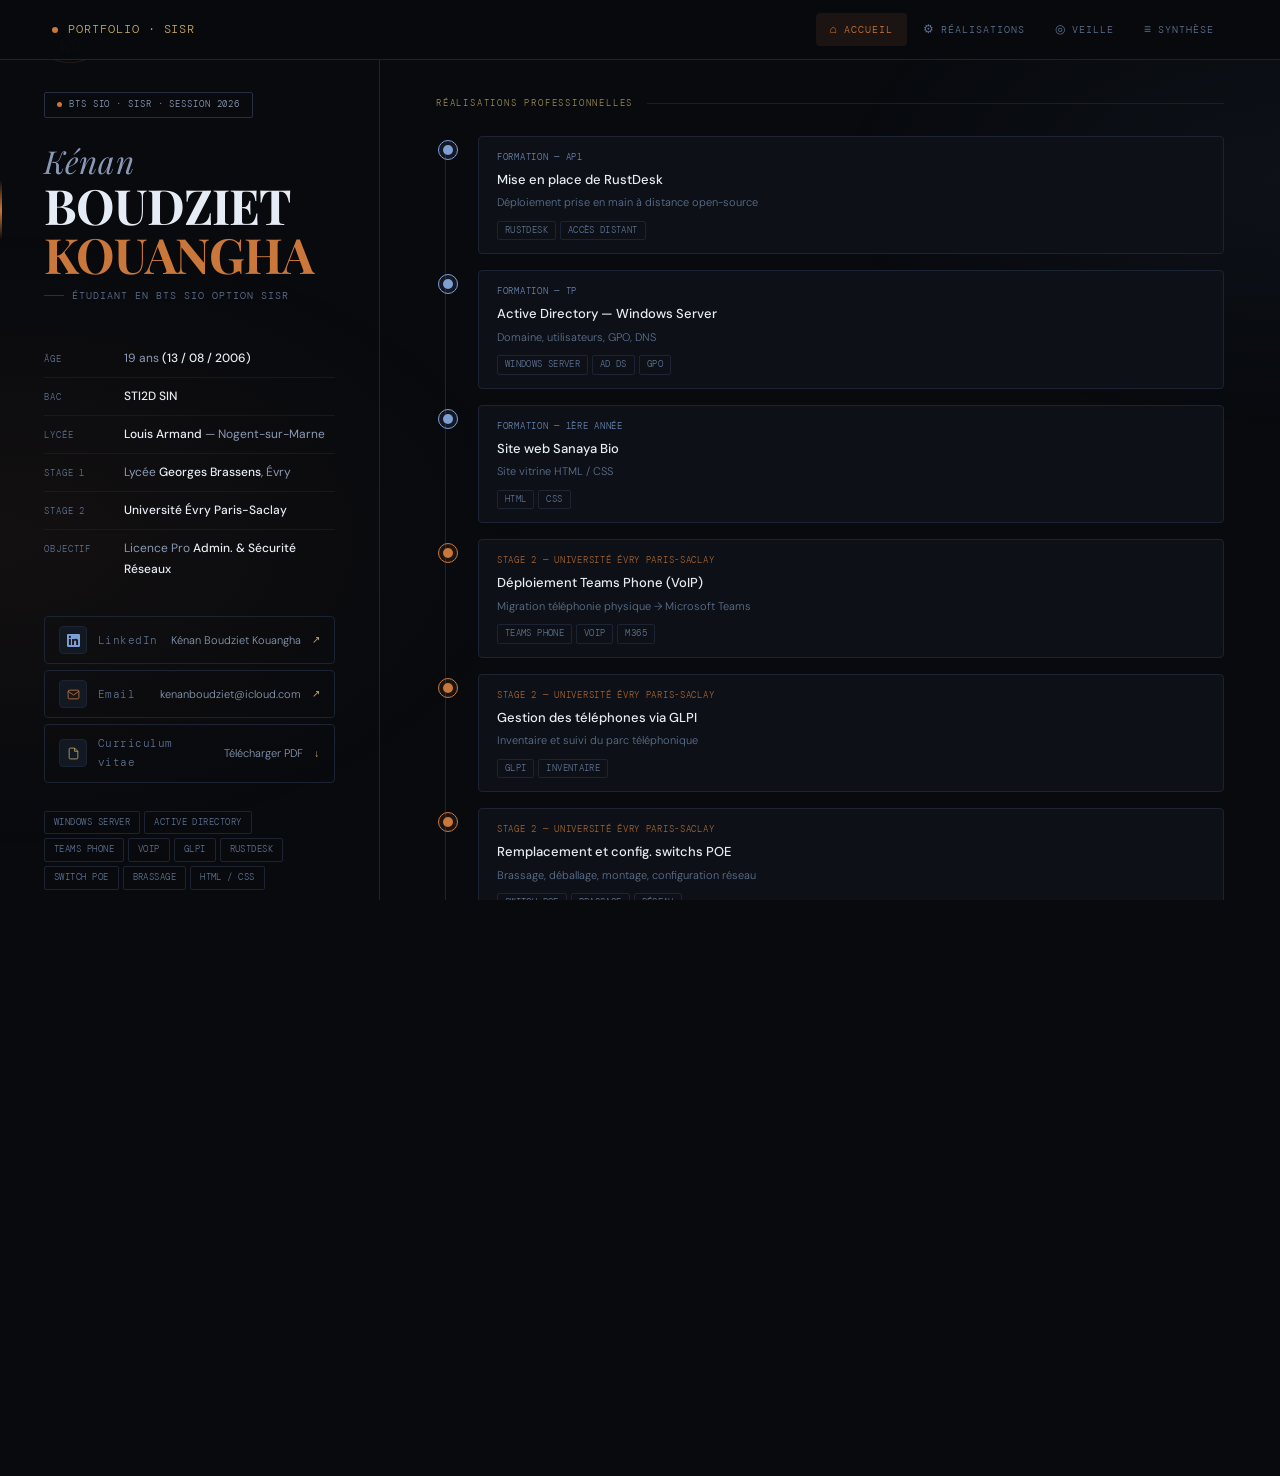
<file: index.html>
<!DOCTYPE html>
<html lang="fr">
<head>
  <meta charset="UTF-8">
  <meta name="viewport" content="width=device-width, initial-scale=1.0">
  <title>Kénan BOUDZIET KOUANGHA — Portfolio BTS SIO SISR</title>
  <meta name="description" content="Portfolio de Kénan BOUDZIET KOUANGHA, étudiant en BTS SIO option SISR au Lycée Louis Armand de Nogent-sur-Marne. Réalisations professionnelles, veille technologique et tableau de synthèse pour l'épreuve E5 session 2026.">
  <meta name="keywords" content="Kénan BOUDZIET KOUANGHA, portfolio BTS SIO SISR, épreuve E5, BTS SIO 2026, Lycée Louis Armand, Nogent-sur-Marne, administration systèmes réseaux">
  <meta name="author" content="Kénan BOUDZIET KOUANGHA">
  <meta name="robots" content="index, follow">
  <link rel="canonical" href="https://kenansio.github.io/kenanboudziet/">
  <meta property="og:type" content="website">
  <meta property="og:title" content="Kénan BOUDZIET KOUANGHA — Portfolio BTS SIO SISR">
  <meta property="og:description" content="Portfolio E5 de Kénan BOUDZIET KOUANGHA — BTS SIO SISR, Lycée Louis Armand, Session 2026.">
  <meta property="og:url" content="https://kenansio.github.io/kenanboudziet/">
  <script type="application/ld+json">
  {
    "@context": "https://schema.org",
    "@type": "Person",
    "name": "Kénan BOUDZIET KOUANGHA",
    "email": "kenanboudziet@icloud.com",
    "url": "https://kenansio.github.io/kenanboudziet/",
    "sameAs": ["https://www.linkedin.com/in/kénan-boudziet-kouangha-67070a3b7"],
    "jobTitle": "Étudiant BTS SIO SISR",
    "alumniOf": { "@type": "EducationalOrganization", "name": "Lycée Louis Armand", "address": "Nogent-sur-Marne" }
  }
  </script>
  <link rel="stylesheet" href="style.css">
  <style>
    html, body { height: 100%; margin: 0; overflow-x: hidden; }
    body > main { display: none; }

    /* ── FOND ── */
    .bg-layer {
      position: fixed; inset: 0; pointer-events: none; z-index: 0;
      background:
        radial-gradient(ellipse 60% 50% at 0% 60%, rgba(201,119,58,.06) 0%, transparent 70%),
        radial-gradient(ellipse 50% 40% at 100% 20%, rgba(126,159,212,.05) 0%, transparent 70%);
    }

    /* ── SPLIT ── */
    .split {
      display: grid;
      grid-template-columns: 380px 1fr;
      min-height: 100vh;
      position: relative; z-index: 1;
    }

    /* ── GAUCHE ── */
    .left-panel {
      display: flex; flex-direction: column; justify-content: center;
      padding: 80px 44px 60px;
      border-right: 1px solid var(--border);
      position: sticky; top: 0; height: 100vh;
      overflow: hidden;
    }

    /* Ligne décorative */
    .left-panel::before {
      content: '';
      position: absolute; top: 20%; left: 0;
      width: 2px; height: 60px;
      background: linear-gradient(to bottom, transparent, var(--accent), transparent);
    }

    .initials {
      width: 52px; height: 52px; border-radius: 50%;
      border: 1px solid var(--border2);
      display: flex; align-items: center; justify-content: center;
      font-family: var(--serif); font-size: 16px; font-weight: 700;
      color: var(--gold); margin-bottom: 32px;
      position: relative;
    }
    .initials::after {
      content: '';
      position: absolute; inset: -4px; border-radius: 50%;
      border: 1px solid rgba(201,119,58,.15);
    }

    .status-pill {
      display: inline-flex; align-items: center; gap: 7px;
      border: 1px solid var(--border2);
      border-radius: 2px; padding: 4px 12px;
      font-family: var(--mono); font-size: 9px;
      color: var(--muted2); letter-spacing: .1em; text-transform: uppercase;
      width: fit-content; margin-bottom: 28px;
    }
    .status-pill .live {
      width: 5px; height: 5px; border-radius: 50%;
      background: var(--accent); animation: blink 3s ease infinite;
    }

    /* NOM — Playfair Display grande taille */
    .hero-name {
      font-family: var(--serif);
      font-size: clamp(32px, 3.8vw, 52px);
      font-weight: 700; line-height: 1.0;
      letter-spacing: -.02em;
      color: var(--text); margin-bottom: 8px;
    }
    .hero-name .first { display: block; font-style: italic; color: var(--muted2); font-size: .65em; font-weight: 400; letter-spacing: .02em; margin-bottom: 4px; }
    .hero-name .last1 { display: block; color: var(--text); }
    .hero-name .last2 { display: block; color: var(--accent); }

    .hero-sub {
      font-family: var(--mono); font-size: 10px;
      color: var(--muted); letter-spacing: .1em; text-transform: uppercase;
      margin-bottom: 36px;
      display: flex; align-items: center; gap: 8px;
    }
    .hero-sub::before { content: ''; width: 20px; height: 1px; background: var(--border2); display: inline-block; }

    /* ── INFOS ── */
    .infos { display: flex; flex-direction: column; gap: 0; margin-bottom: 28px; }
    .info-row {
      display: flex; align-items: baseline; gap: 10px;
      padding: 8px 0; border-bottom: 1px solid rgba(28,35,51,.6);
      font-size: 12px;
    }
    .info-row:last-child { border-bottom: none; }
    .info-key {
      font-family: var(--mono); font-size: 9px;
      color: var(--muted); letter-spacing: .1em; text-transform: uppercase;
      width: 70px; flex-shrink: 0;
    }
    .info-val { color: var(--muted2); font-weight: 400; }
    .info-val strong { color: var(--text); font-weight: 500; }

    /* ── LIENS ── */
    .links { display: flex; flex-direction: column; gap: 6px; margin-bottom: 28px; }
    .lk {
      display: flex; align-items: center; gap: 11px;
      padding: 9px 14px;
      border: 1px solid var(--border); border-radius: var(--radius);
      text-decoration: none; color: var(--muted2);
      background: transparent; font-size: 12px;
      transition: all .2s;
    }
    .lk:hover { border-color: var(--border2); color: var(--text); background: var(--surface); }
    .lk-ico {
      width: 28px; height: 28px; border-radius: var(--radius);
      display: flex; align-items: center; justify-content: center;
      font-size: 13px; flex-shrink: 0;
      background: var(--surface2); border: 1px solid var(--border);
    }
    .lk-label { flex: 1; font-size: 11px; color: var(--muted); font-family: var(--mono); letter-spacing: .04em; }
    .lk-val { font-size: 11px; color: var(--muted2); }
    .lk-arr { font-family: var(--mono); font-size: 10px; color: var(--gold); }

    /* ── SKILLS ── */
    .skills { display: flex; flex-wrap: wrap; gap: 4px; }
    .sk {
      background: transparent; border: 1px solid var(--border);
      border-radius: 2px; padding: 3px 9px;
      font-family: var(--mono); font-size: 9px;
      color: var(--muted); letter-spacing: .05em; text-transform: uppercase;
      transition: all .2s; cursor: default;
    }
    .sk:hover { border-color: var(--border2); color: var(--muted2); }

    /* ── DROITE ── */
    .right-panel { padding: 96px 56px 60px; overflow-y: auto; }

    .sec-lbl {
      font-family: var(--mono); font-size: 9px;
      letter-spacing: .2em; text-transform: uppercase;
      color: var(--gold); margin-bottom: 24px;
      display: flex; align-items: center; gap: 14px; opacity: .8;
    }
    .sec-lbl::after { content:''; flex:1; height:1px; background: var(--border); }

    /* ── TIMELINE ── */
    .timeline { position: relative; padding-left: 2px; }
    .timeline::before {
      content: ''; position: absolute; left: 9px; top: 10px; bottom: 0;
      width: 1px; background: var(--border);
    }
    .tl { display: flex; gap: 20px; margin-bottom: 16px; position: relative; }
    .tl-dot {
      width: 20px; height: 20px; border-radius: 50%; flex-shrink: 0;
      border: 1px solid var(--border); background: var(--bg);
      position: relative; z-index: 1; margin-top: 4px;
    }
    .tl-dot.pro { border-color: var(--accent); background: rgba(201,119,58,.1); }
    .tl-dot.sch { border-color: var(--accent2); background: rgba(126,159,212,.1); }
    .tl-dot.pro::after, .tl-dot.sch::after {
      content: ''; position: absolute; inset: 4px;
      border-radius: 50%; background: currentColor;
    }
    .tl-dot.pro { color: var(--accent); }
    .tl-dot.sch { color: var(--accent2); }

    .tl-card {
      flex: 1; background: var(--surface); border: 1px solid var(--border);
      border-radius: var(--radius); padding: 13px 18px;
      text-decoration: none; color: inherit; display: block;
      transition: border-color .2s;
    }
    .tl-card:hover { border-color: var(--border2); }
    .tl-type { font-family: var(--mono); font-size: 9px; color: var(--accent); margin-bottom: 3px; letter-spacing: .08em; text-transform: uppercase; opacity: .8; }
    .tl-type.b { color: var(--accent2); }
    .tl-title { font-size: 13px; font-weight: 500; color: var(--text); margin-bottom: 2px; }
    .tl-meta  { font-size: 11px; color: var(--muted); }
    .tl-tags  { display: flex; flex-wrap: wrap; gap: 4px; margin-top: 8px; }
    .tl-tag {
      background: transparent; border: 1px solid var(--border);
      color: var(--muted); border-radius: 2px; padding: 1px 7px;
      font-family: var(--mono); font-size: 9px; letter-spacing: .04em; text-transform: uppercase;
    }

    /* ── NAV CARDS ── */
    .nav-grid { display: grid; grid-template-columns: 1fr 1fr; gap: 10px; }
    .nc {
      background: var(--surface); border: 1px solid var(--border);
      border-radius: var(--radius); padding: 16px 18px;
      text-decoration: none; color: inherit;
      transition: border-color .2s; position: relative;
    }
    .nc:hover { border-color: var(--border2); }
    .nc-num {
      font-family: var(--serif); font-size: 28px; font-weight: 700;
      color: rgba(196,169,106,.08); margin-bottom: 8px;
      line-height: 1;
    }
    .nc-title { font-size: 13px; font-weight: 500; color: var(--text); margin-bottom: 3px; }
    .nc-desc  { font-size: 11px; color: var(--muted); line-height: 1.5; }
    .nc-arr   { font-family: var(--mono); font-size: 10px; color: var(--gold); margin-top: 12px; display: block; }

    @media (max-width: 900px) {
      .split { grid-template-columns: 1fr; }
      .left-panel { position: static; height: auto; padding: 96px 24px 36px; border-right: none; border-bottom: 1px solid var(--border); }
      .right-panel { padding: 36px 24px 60px; }
      .nav-grid { grid-template-columns: 1fr; }
    }
  </style>
</head>
<body>

<div class="bg-layer"></div>

<nav>
  <a href="index.html" class="nav-brand"><div class="dot"></div>Portfolio · SISR</a>
  <ul class="nav-links">
    <li><a href="index.html" class="active"><span class="icon">⌂</span><span>Accueil</span></a></li>
    <li><a href="realisations.html"><span class="icon">⚙</span><span>Réalisations</span></a></li>
    <li><a href="veille.html"><span class="icon">◎</span><span>Veille</span></a></li>
    <li><a href="synthese.html"><span class="icon">≡</span><span>Synthèse</span></a></li>
  </ul>
</nav>

<div class="split">

  <!-- ══ GAUCHE ══ -->
  <aside class="left-panel">

    <div class="initials">KB</div>

    <div class="status-pill"><div class="live"></div>BTS SIO · SISR · Session 2026</div>

    <h1 class="hero-name">
      <span class="first">Kénan</span>
      <span class="last1">BOUDZIET</span>
      <span class="last2">KOUANGHA</span>
    </h1>
    <div class="hero-sub">Étudiant en BTS SIO option SISR</div>

    <div class="infos">
      <div class="info-row">
        <span class="info-key">Âge</span>
        <span class="info-val">19 ans <strong>(13 / 08 / 2006)</strong></span>
      </div>
      <div class="info-row">
        <span class="info-key">Bac</span>
        <span class="info-val"><strong>STI2D SIN</strong></span>
      </div>
      <div class="info-row">
        <span class="info-key">Lycée</span>
        <span class="info-val"><strong>Louis Armand</strong> — Nogent-sur-Marne</span>
      </div>
      <div class="info-row">
        <span class="info-key">Stage 1</span>
        <span class="info-val">Lycée <strong>Georges Brassens</strong>, Évry</span>
      </div>
      <div class="info-row">
        <span class="info-key">Stage 2</span>
        <span class="info-val"><strong>Université Évry Paris-Saclay</strong></span>
      </div>
      <div class="info-row">
        <span class="info-key">Objectif</span>
        <span class="info-val">Licence Pro <strong>Admin. & Sécurité Réseaux</strong></span>
      </div>
    </div>

    <div class="links">
      <a href="https://www.linkedin.com/in/kénan-boudziet-kouangha-67070a3b7" target="_blank" class="lk">
        <div class="lk-ico">
          <svg width="13" height="13" fill="#7e9fd4" viewBox="0 0 24 24"><path d="M20.447 20.452h-3.554v-5.569c0-1.328-.027-3.037-1.852-3.037-1.853 0-2.136 1.445-2.136 2.939v5.667H9.351V9h3.414v1.561h.046c.477-.9 1.637-1.85 3.37-1.85 3.601 0 4.267 2.37 4.267 5.455v6.286zM5.337 7.433a2.062 2.062 0 0 1-2.063-2.065 2.064 2.064 0 1 1 2.063 2.065zm1.782 13.019H3.555V9h3.564v11.452zM22.225 0H1.771C.792 0 0 .774 0 1.729v20.542C0 23.227.792 24 1.771 24h20.451C23.2 24 24 23.227 24 22.271V1.729C24 .774 23.2 0 22.222 0h.003z"/></svg>
        </div>
        <span class="lk-label">LinkedIn</span>
        <span class="lk-val">Kénan Boudziet Kouangha</span>
        <span class="lk-arr">↗</span>
      </a>
      <a href="mailto:kenanboudziet@icloud.com" class="lk">
        <div class="lk-ico">
          <svg width="13" height="13" fill="none" stroke="var(--accent)" stroke-width="1.5" viewBox="0 0 24 24"><path d="M4 4h16c1.1 0 2 .9 2 2v12c0 1.1-.9 2-2 2H4c-1.1 0-2-.9-2-2V6c0-1.1.9-2 2-2z"/><polyline points="22,6 12,13 2,6"/></svg>
        </div>
        <span class="lk-label">Email</span>
        <span class="lk-val">kenanboudziet@icloud.com</span>
        <span class="lk-arr">↗</span>
      </a>
      <a href="assets/cv.pdf" target="_blank" class="lk">
        <div class="lk-ico">
          <svg width="13" height="13" fill="none" stroke="var(--gold)" stroke-width="1.5" viewBox="0 0 24 24"><path d="M14 2H6a2 2 0 0 0-2 2v16a2 2 0 0 0 2 2h12a2 2 0 0 0 2-2V8z"/><polyline points="14,2 14,8 20,8"/></svg>
        </div>
        <span class="lk-label">Curriculum vitae</span>
        <span class="lk-val">Télécharger PDF</span>
        <span class="lk-arr">↓</span>
      </a>
    </div>

    <div class="skills">
      <span class="sk">Windows Server</span>
      <span class="sk">Active Directory</span>
      <span class="sk">Teams Phone</span>
      <span class="sk">VoIP</span>
      <span class="sk">GLPI</span>
      <span class="sk">RustDesk</span>
      <span class="sk">Switch POE</span>
      <span class="sk">Brassage</span>
      <span class="sk">HTML / CSS</span>
    </div>

  </aside>

  <!-- ══ DROITE ══ -->
  <section class="right-panel">

    <div class="sec-lbl">Réalisations professionnelles</div>
    <div class="timeline">
      <div class="tl">
        <div class="tl-dot sch"></div>
        <a href="realisations.html" class="tl-card">
          <div class="tl-type b">Formation — AP1</div>
          <div class="tl-title">Mise en place de RustDesk</div>
          <div class="tl-meta">Déploiement prise en main à distance open-source</div>
          <div class="tl-tags"><span class="tl-tag">RustDesk</span><span class="tl-tag">Accès distant</span></div>
        </a>
      </div>
      <div class="tl">
        <div class="tl-dot sch"></div>
        <a href="realisations.html" class="tl-card">
          <div class="tl-type b">Formation — TP</div>
          <div class="tl-title">Active Directory — Windows Server</div>
          <div class="tl-meta">Domaine, utilisateurs, GPO, DNS</div>
          <div class="tl-tags"><span class="tl-tag">Windows Server</span><span class="tl-tag">AD DS</span><span class="tl-tag">GPO</span></div>
        </a>
      </div>
      <div class="tl">
        <div class="tl-dot sch"></div>
        <a href="realisations.html" class="tl-card">
          <div class="tl-type b">Formation — 1ère année</div>
          <div class="tl-title">Site web Sanaya Bio</div>
          <div class="tl-meta">Site vitrine HTML / CSS</div>
          <div class="tl-tags"><span class="tl-tag">HTML</span><span class="tl-tag">CSS</span></div>
        </a>
      </div>
      <div class="tl">
        <div class="tl-dot pro"></div>
        <a href="realisations.html" class="tl-card">
          <div class="tl-type">Stage 2 — Université Évry Paris-Saclay</div>
          <div class="tl-title">Déploiement Teams Phone (VoIP)</div>
          <div class="tl-meta">Migration téléphonie physique → Microsoft Teams</div>
          <div class="tl-tags"><span class="tl-tag">Teams Phone</span><span class="tl-tag">VoIP</span><span class="tl-tag">M365</span></div>
        </a>
      </div>
      <div class="tl">
        <div class="tl-dot pro"></div>
        <a href="realisations.html" class="tl-card">
          <div class="tl-type">Stage 2 — Université Évry Paris-Saclay</div>
          <div class="tl-title">Gestion des téléphones via GLPI</div>
          <div class="tl-meta">Inventaire et suivi du parc téléphonique</div>
          <div class="tl-tags"><span class="tl-tag">GLPI</span><span class="tl-tag">Inventaire</span></div>
        </a>
      </div>
      <div class="tl">
        <div class="tl-dot pro"></div>
        <a href="realisations.html" class="tl-card">
          <div class="tl-type">Stage 2 — Université Évry Paris-Saclay</div>
          <div class="tl-title">Remplacement et config. switchs POE</div>
          <div class="tl-meta">Brassage, déballage, montage, configuration réseau</div>
          <div class="tl-tags"><span class="tl-tag">Switch POE</span><span class="tl-tag">Brassage</span><span class="tl-tag">Réseau</span></div>
        </a>
      </div>
    </div>

    <div style="height:1px;background:var(--border);margin:40px 0;"></div>

    <div class="sec-lbl">Sections du portfolio</div>
    <div class="nav-grid">
      <a href="realisations.html" class="nc">
        <div class="nc-num">01</div>
        <div class="nc-title">Réalisations</div>
        <div class="nc-desc">Fiches détaillées avec preuves et diagrammes</div>
        <span class="nc-arr">Voir →</span>
      </a>
      <a href="veille.html" class="nc">
        <div class="nc-num">02</div>
        <div class="nc-title">Veille technologique</div>
        <div class="nc-desc">Articles analysés et démarche de veille</div>
        <span class="nc-arr">Voir →</span>
      </a>
      <a href="synthese.html" class="nc">
        <div class="nc-num">03</div>
        <div class="nc-title">Tableau de synthèse</div>
        <div class="nc-desc">Compétences mobilisées + PDF officiel</div>
        <span class="nc-arr">Voir →</span>
      </a>
      <a href="assets/tableau_synthese.pdf" target="_blank" class="nc">
        <div class="nc-num">↓</div>
        <div class="nc-title">Document officiel</div>
        <div class="nc-desc">Télécharger le tableau de synthèse PDF</div>
        <span class="nc-arr">Télécharger →</span>
      </a>
    </div>

  </section>

</div>

<footer>
  Portfolio E5 &nbsp;·&nbsp; <a href="index.html">Kénan BOUDZIET KOUANGHA</a> &nbsp;·&nbsp; BTS SIO SISR &nbsp;·&nbsp; Session 2026
</footer>

</body>
</html>
</file>
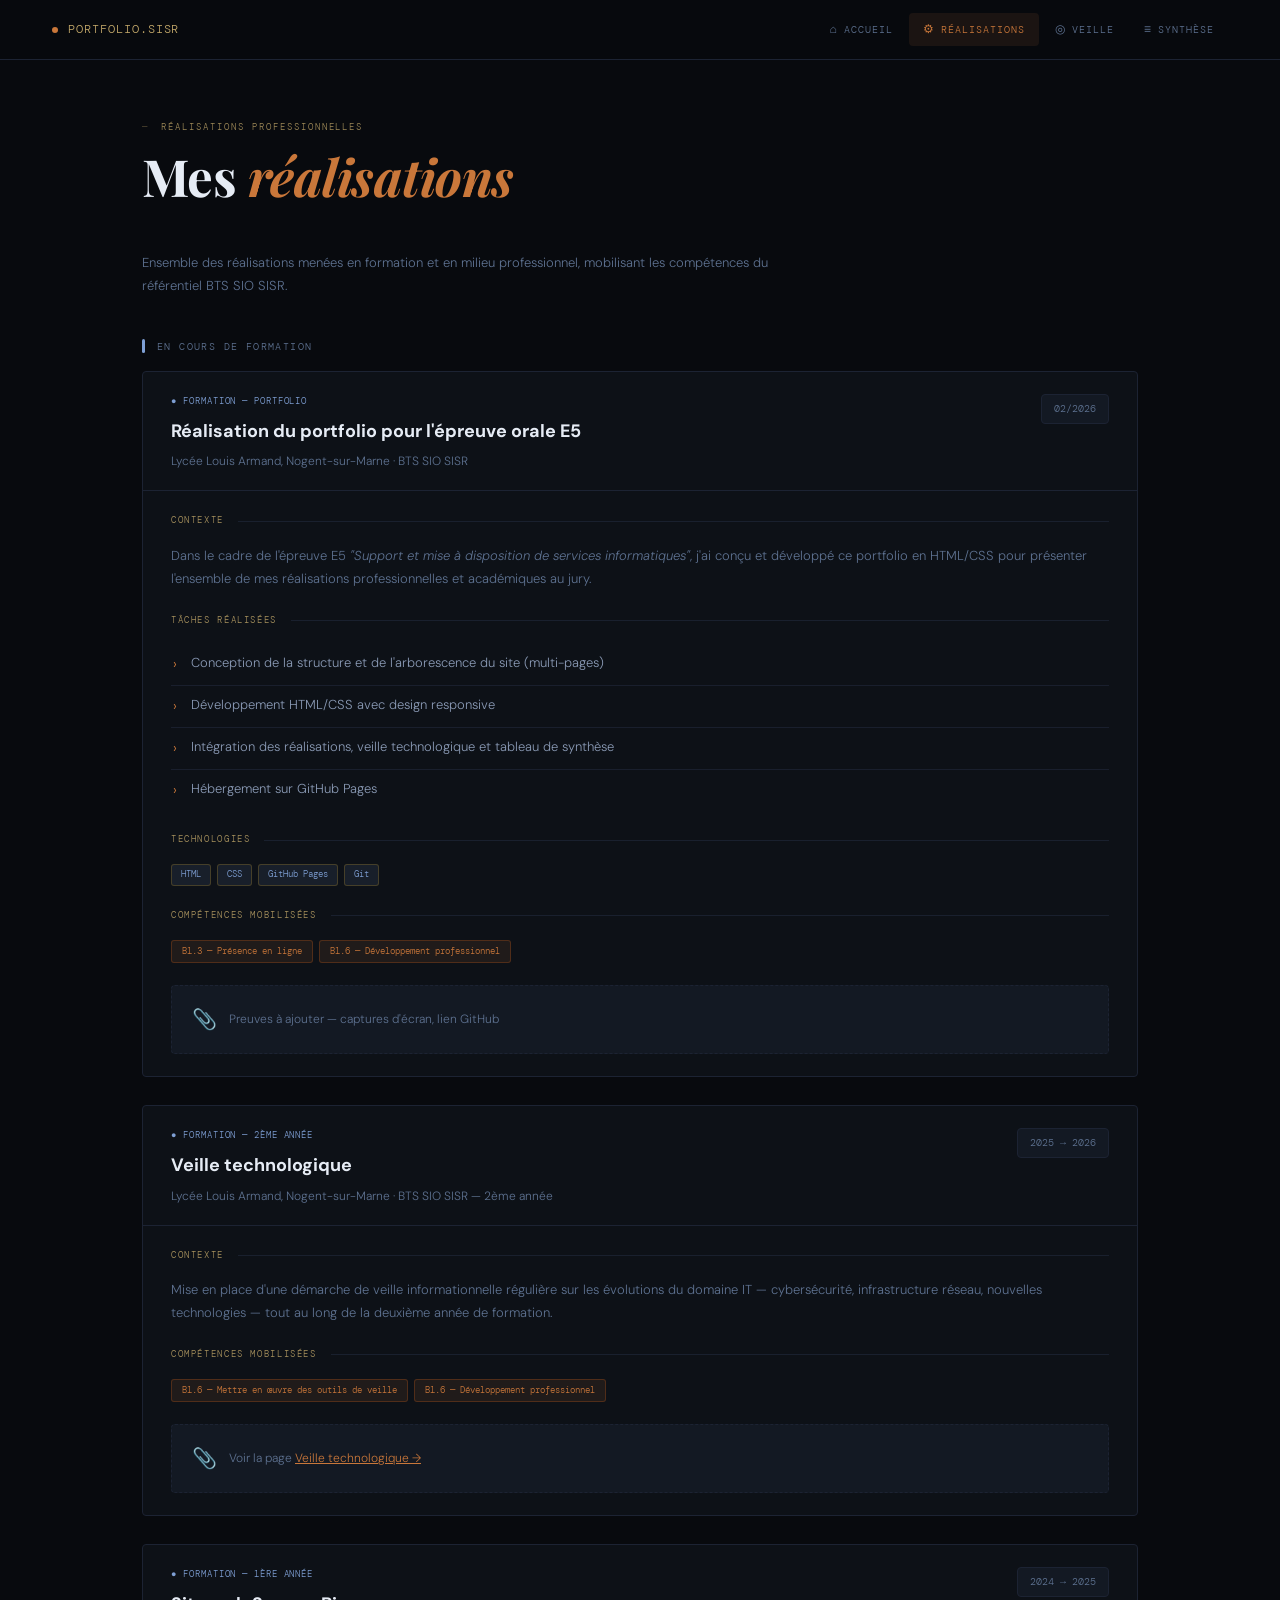
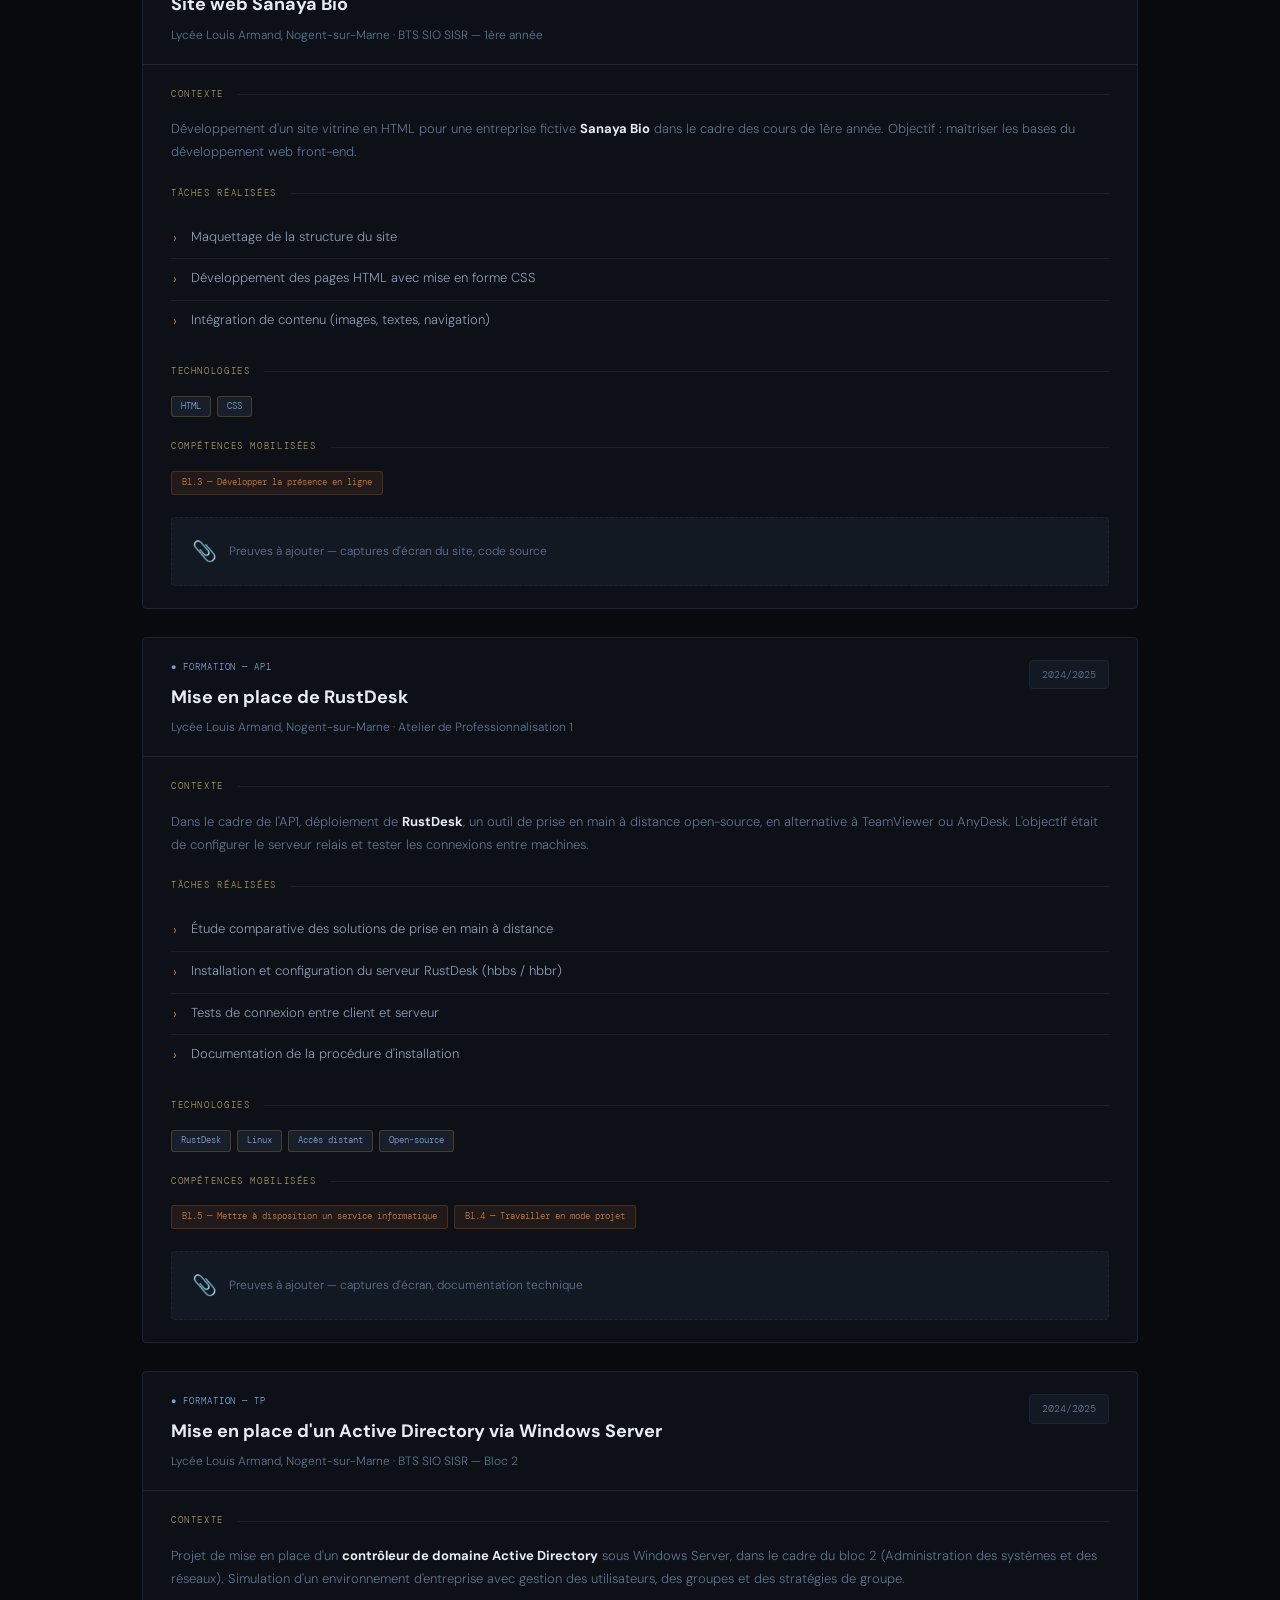
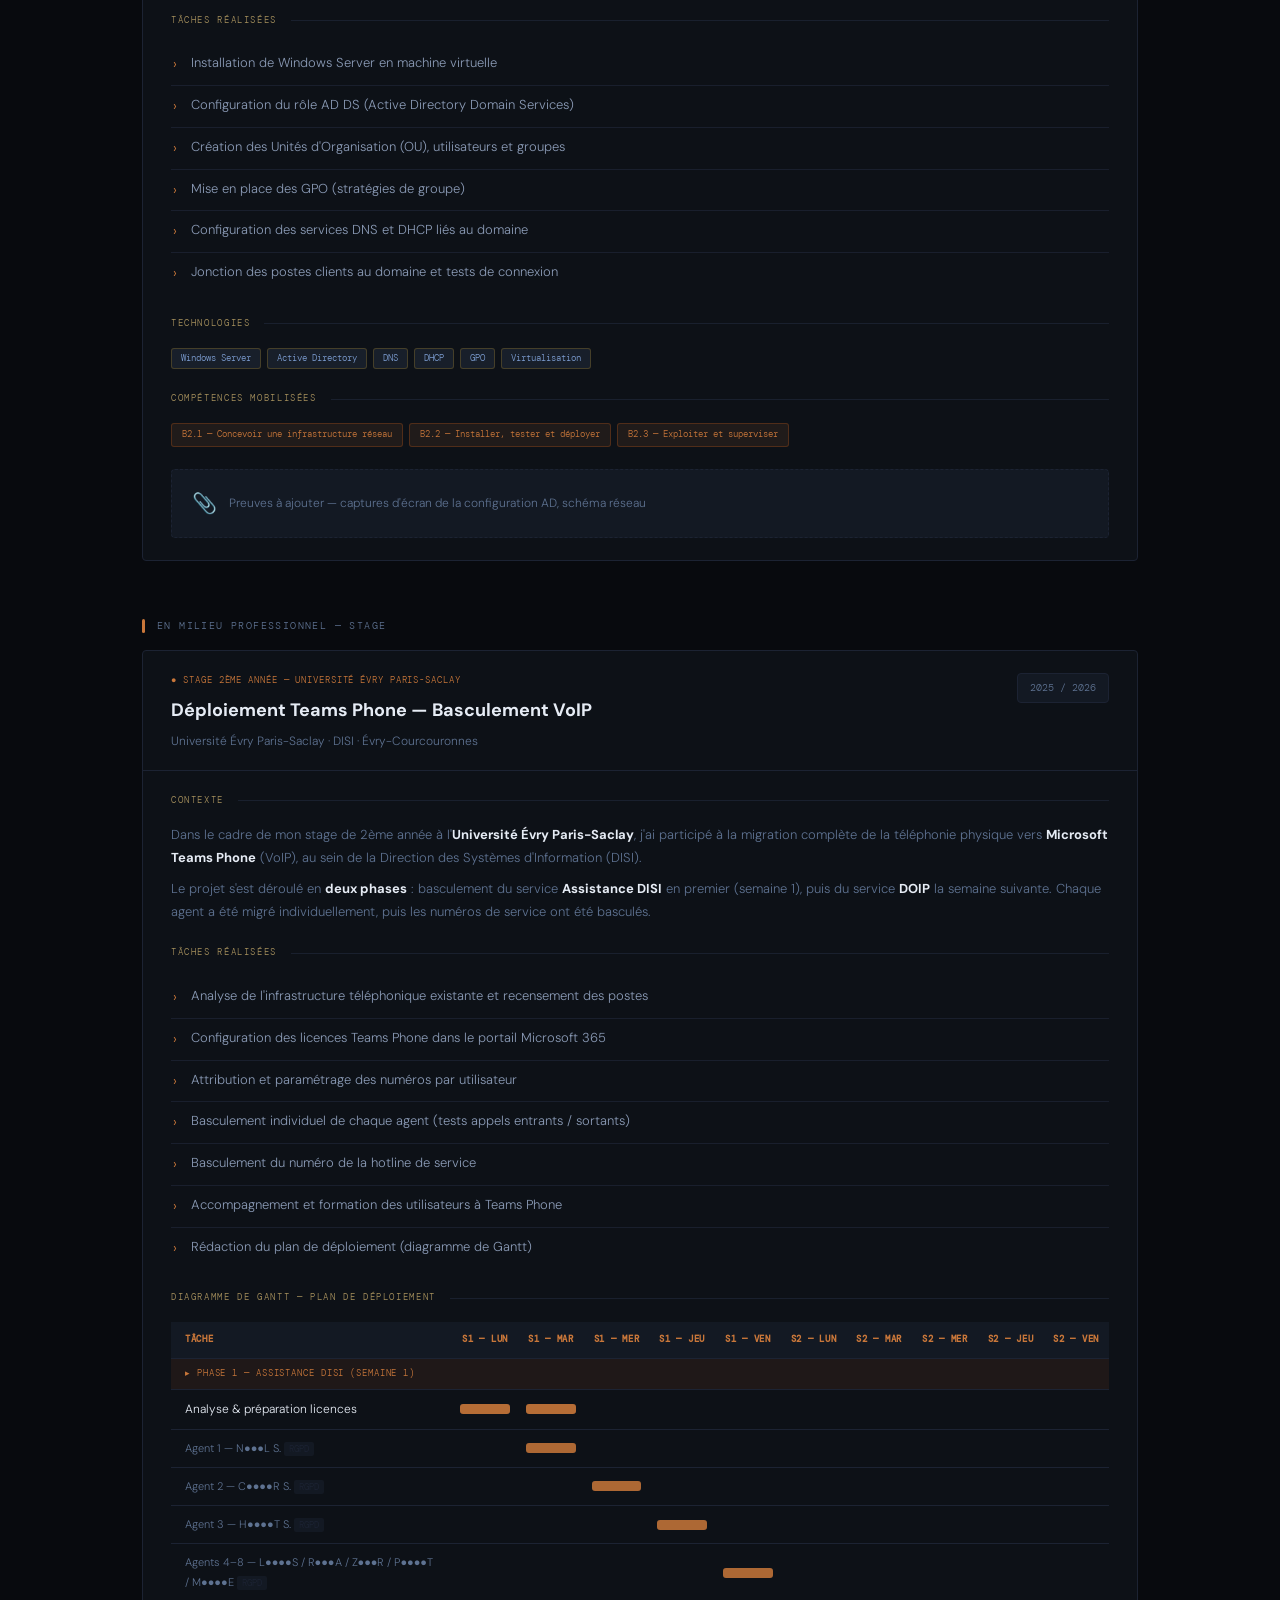
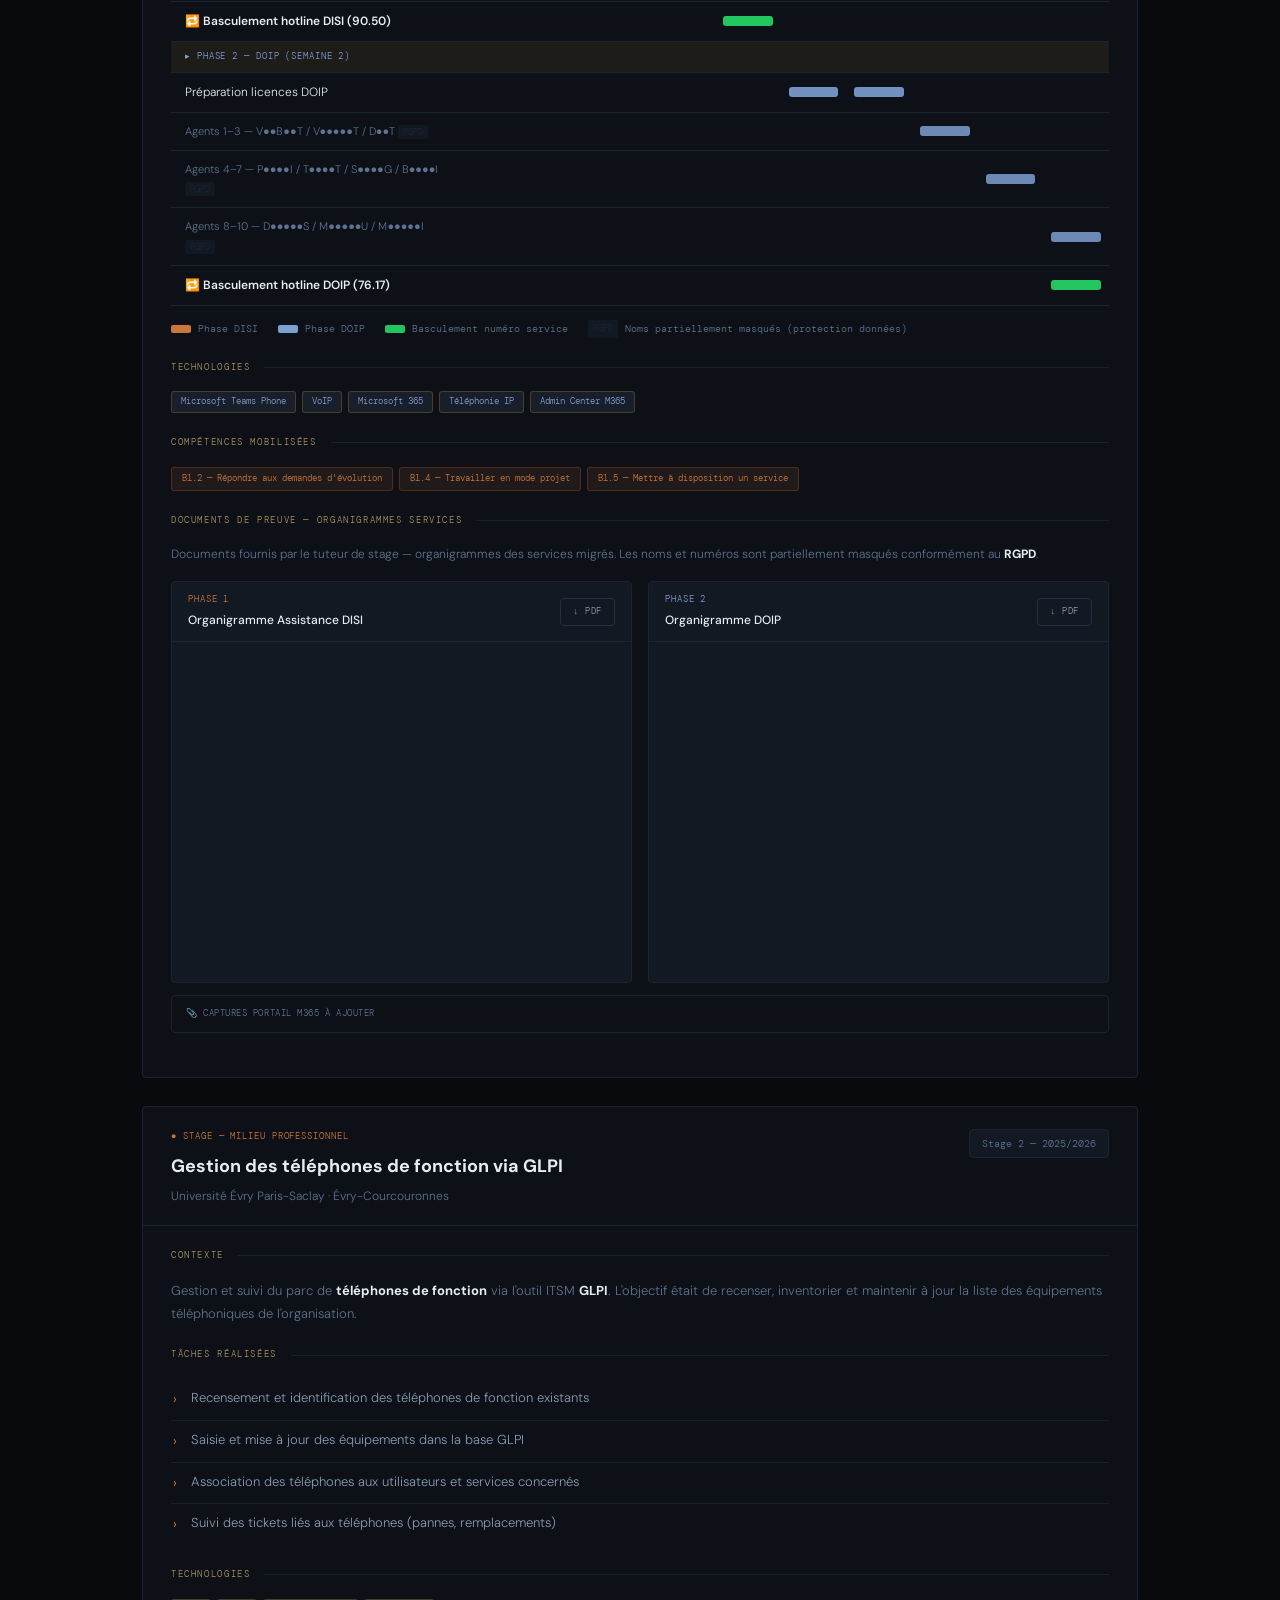
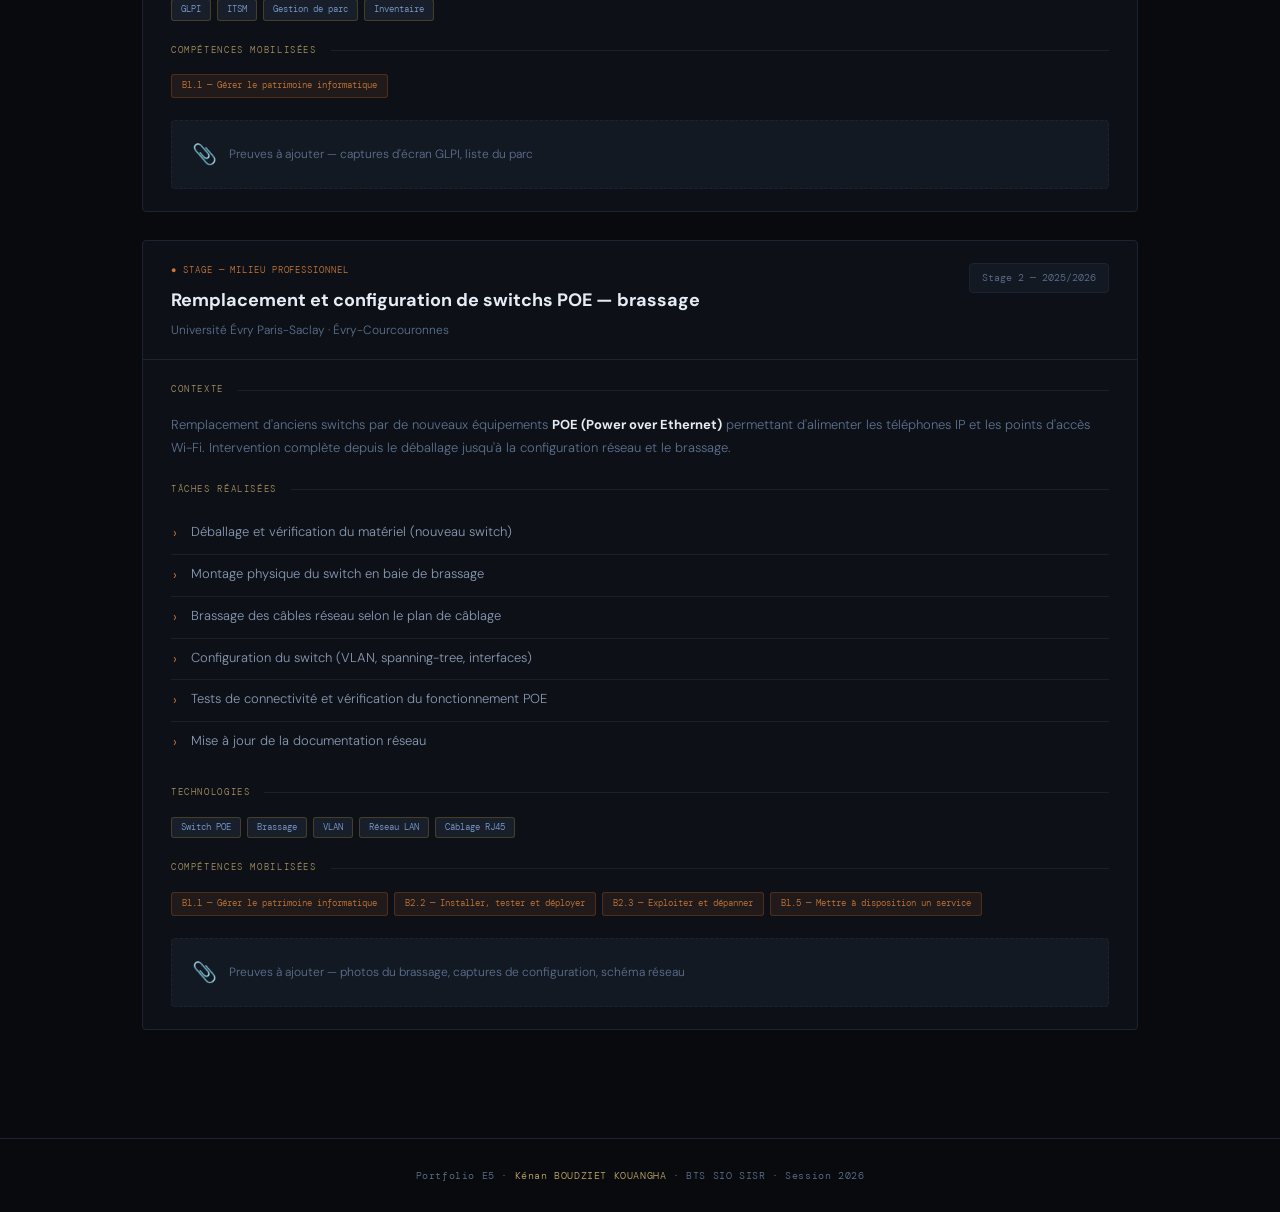
<file: realisations.html>
<!DOCTYPE html>
<html lang="fr">
<head>
  <meta charset="UTF-8">
  <meta name="viewport" content="width=device-width, initial-scale=1.0">
  <title>Réalisations — Kénan BOUDZIET KOUANGHA · BTS SIO SISR</title>
  <meta name="description" content="Réalisations professionnelles de Kénan BOUDZIET KOUANGHA : Teams Phone VoIP, GLPI, Active Directory, RustDesk, switchs POE — BTS SIO SISR 2026.">
  <meta name="author" content="Kénan BOUDZIET KOUANGHA">
  <meta name="robots" content="index, follow">
  <title>Réalisations — Kénan BOUDZIET KOUANGHA</title>
  <link rel="stylesheet" href="style.css">
  <style>
    .filter-bar {
      display: flex; gap: 8px; flex-wrap: wrap; margin-bottom: 40px;
    }
    .filter-btn {
      padding: 6px 14px; border-radius: 4px;
      font-family: var(--mono); font-size: 10px; letter-spacing: .08em;
      border: 1px solid var(--border); background: var(--surface);
      color: var(--muted); cursor: pointer; transition: all .2s;
    }
    .filter-btn:hover, .filter-btn.active {
      border-color: var(--accent); color: var(--accent);
      background: var(--accent-dim);
    }

    .real-card {
      background: var(--surface); border: 1px solid var(--border);
      border-radius: var(--radius); margin-bottom: 28px; overflow: hidden;
      transition: border-color .2s;
    }
    .real-card:hover { border-color: rgba(249,115,22,.3); }

    .real-top {
      padding: 22px 28px 18px;
      border-bottom: 1px solid var(--border);
      display: flex; justify-content: space-between; align-items: flex-start; gap: 16px;
    }
    .real-type {
      font-family: var(--mono); font-size: 9px; letter-spacing: .1em;
      text-transform: uppercase; margin-bottom: 6px;
    }
    .real-type.pro  { color: var(--accent); }
    .real-type.sch  { color: var(--accent2); }

    .real-title { font-size: 18px; font-weight: 700; color: var(--text); margin-bottom: 4px; }
    .real-ctx   { font-size: 12px; color: var(--muted); }
    .real-period {
      font-family: var(--mono); font-size: 10px; color: var(--muted);
      background: var(--surface2); border: 1px solid var(--border);
      border-radius: 4px; padding: 5px 12px; white-space: nowrap; flex-shrink: 0;
    }

    .real-body { padding: 22px 28px; }
    .real-section { margin-bottom: 22px; }
    .real-section p { font-size: 13px; color: var(--muted); margin-bottom: 8px; }
    .real-section strong { color: var(--text); }

    .blocs { display: flex; flex-wrap: wrap; gap: 6px; }
    .bloc {
      background: var(--accent-dim); border: 1px solid rgba(249,115,22,.22);
      color: var(--accent); border-radius: 3px;
      padding: 3px 10px; font-family: var(--mono); font-size: 9px;
    }

    .tags { display: flex; flex-wrap: wrap; gap: 6px; }
    .tech-tag {
      background: var(--accent2-dim); border: 1px solid rgba(251,191,36,.2);
      color: var(--accent2); border-radius: 3px;
      padding: 2px 9px; font-family: var(--mono); font-size: 9px;
    }

    .proof-area {
      background: var(--surface2); border: 1px dashed var(--border);
      border-radius: var(--radius); padding: 16px 20px;
      font-size: 12px; color: var(--muted);
      display: flex; align-items: center; gap: 12px;
    }
    .proof-icon { font-size: 20px; flex-shrink: 0; }

    .category-label {
      font-family: var(--mono); font-size: 10px;
      letter-spacing: .14em; text-transform: uppercase;
      color: var(--muted); margin: 40px 0 16px;
      display: flex; align-items: center; gap: 12px;
    }
    .category-label::before { content:''; width: 3px; height: 14px; background: var(--accent); border-radius: 2px; display: inline-block; }
    .category-label.amber::before { background: var(--accent2); }
  </style>
</head>
<body>

<nav>
  <a href="index.html" class="nav-brand"><div class="dot"></div>portfolio.sisr</a>
  <ul class="nav-links">
    <li><a href="index.html"><span class="icon">⌂</span><span>Accueil</span></a></li>
    <li><a href="realisations.html" class="active"><span class="icon">⚙</span><span>Réalisations</span></a></li>
    <li><a href="veille.html"><span class="icon">◎</span><span>Veille</span></a></li>
    <li><a href="synthese.html"><span class="icon">≡</span><span>Synthèse</span></a></li>
  </ul>
</nav>

<main>

  <div class="page-label">Réalisations professionnelles</div>
  <h1 class="page-title">Mes <em>réalisations</em></h1>

  <p style="color:var(--muted);font-size:13px;max-width:640px;margin-bottom:36px;">
    Ensemble des réalisations menées en formation et en milieu professionnel,
    mobilisant les compétences du référentiel BTS SIO SISR.
  </p>

  <!-- ────────────────────────────────────────
       SECTION 1 — EN COURS DE FORMATION
  ──────────────────────────────────────── -->
  <div class="category-label amber">En cours de formation</div>

  <!-- PORTFOLIO E5 -->
  <div class="real-card fade">
    <div class="real-top">
      <div>
        <div class="real-type sch">● Formation — Portfolio</div>
        <div class="real-title">Réalisation du portfolio pour l'épreuve orale E5</div>
        <div class="real-ctx">Lycée Louis Armand, Nogent-sur-Marne · BTS SIO SISR</div>
      </div>
      <div class="real-period">02/2026</div>
    </div>
    <div class="real-body">
      <div class="real-section">
        <div class="section-head">Contexte</div>
        <p>Dans le cadre de l'épreuve E5 <em>"Support et mise à disposition de services informatiques"</em>,
        j'ai conçu et développé ce portfolio en HTML/CSS pour présenter l'ensemble de mes réalisations
        professionnelles et académiques au jury.</p>
      </div>
      <div class="real-section">
        <div class="section-head">Tâches réalisées</div>
        <ul class="task-list">
          <li>Conception de la structure et de l'arborescence du site (multi-pages)</li>
          <li>Développement HTML/CSS avec design responsive</li>
          <li>Intégration des réalisations, veille technologique et tableau de synthèse</li>
          <li>Hébergement sur GitHub Pages</li>
        </ul>
      </div>
      <div class="real-section">
        <div class="section-head">Technologies</div>
        <div class="tags">
          <span class="tech-tag">HTML</span><span class="tech-tag">CSS</span>
          <span class="tech-tag">GitHub Pages</span><span class="tech-tag">Git</span>
        </div>
      </div>
      <div class="real-section">
        <div class="section-head">Compétences mobilisées</div>
        <div class="blocs">
          <span class="bloc">B1.3 — Présence en ligne</span>
          <span class="bloc">B1.6 — Développement professionnel</span>
        </div>
      </div>
      <div class="proof-area">
        <div class="proof-icon">📎</div>
        <div>Preuves à ajouter — captures d'écran, lien GitHub</div>
      </div>
    </div>
  </div>

  <!-- VEILLE TECHNO -->
  <div class="real-card fade" style="animation-delay:.05s">
    <div class="real-top">
      <div>
        <div class="real-type sch">● Formation — 2ème année</div>
        <div class="real-title">Veille technologique</div>
        <div class="real-ctx">Lycée Louis Armand, Nogent-sur-Marne · BTS SIO SISR — 2ème année</div>
      </div>
      <div class="real-period">2025 → 2026</div>
    </div>
    <div class="real-body">
      <div class="real-section">
        <div class="section-head">Contexte</div>
        <p>Mise en place d'une démarche de veille informationnelle régulière sur les évolutions
        du domaine IT — cybersécurité, infrastructure réseau, nouvelles technologies —
        tout au long de la deuxième année de formation.</p>
      </div>
      <div class="real-section">
        <div class="section-head">Compétences mobilisées</div>
        <div class="blocs">
          <span class="bloc">B1.6 — Mettre en œuvre des outils de veille</span>
          <span class="bloc">B1.6 — Développement professionnel</span>
        </div>
      </div>
      <div class="proof-area">
        <div class="proof-icon">📎</div>
        <div>Voir la page <a href="veille.html" style="color:var(--accent)">Veille technologique →</a></div>
      </div>
    </div>
  </div>

  <!-- SANAYA BIO -->
  <div class="real-card fade" style="animation-delay:.1s">
    <div class="real-top">
      <div>
        <div class="real-type sch">● Formation — 1ère année</div>
        <div class="real-title">Site web Sanaya Bio</div>
        <div class="real-ctx">Lycée Louis Armand, Nogent-sur-Marne · BTS SIO SISR — 1ère année</div>
      </div>
      <div class="real-period">2024 → 2025</div>
    </div>
    <div class="real-body">
      <div class="real-section">
        <div class="section-head">Contexte</div>
        <p>Développement d'un site vitrine en HTML pour une entreprise fictive <strong>Sanaya Bio</strong>
        dans le cadre des cours de 1ère année. Objectif : maîtriser les bases du développement web front-end.</p>
      </div>
      <div class="real-section">
        <div class="section-head">Tâches réalisées</div>
        <ul class="task-list">
          <li>Maquettage de la structure du site</li>
          <li>Développement des pages HTML avec mise en forme CSS</li>
          <li>Intégration de contenu (images, textes, navigation)</li>
        </ul>
      </div>
      <div class="real-section">
        <div class="section-head">Technologies</div>
        <div class="tags">
          <span class="tech-tag">HTML</span><span class="tech-tag">CSS</span>
        </div>
      </div>
      <div class="real-section">
        <div class="section-head">Compétences mobilisées</div>
        <div class="blocs">
          <span class="bloc">B1.3 — Développer la présence en ligne</span>
        </div>
      </div>
      <div class="proof-area">
        <div class="proof-icon">📎</div>
        <div>Preuves à ajouter — captures d'écran du site, code source</div>
      </div>
    </div>
  </div>

  <!-- RUSTDESK -->
  <div class="real-card fade" style="animation-delay:.15s">
    <div class="real-top">
      <div>
        <div class="real-type sch">● Formation — AP1</div>
        <div class="real-title">Mise en place de RustDesk</div>
        <div class="real-ctx">Lycée Louis Armand, Nogent-sur-Marne · Atelier de Professionnalisation 1</div>
      </div>
      <div class="real-period">2024/2025</div>
    </div>
    <div class="real-body">
      <div class="real-section">
        <div class="section-head">Contexte</div>
        <p>Dans le cadre de l'AP1, déploiement de <strong>RustDesk</strong>, un outil de prise en main à distance
        open-source, en alternative à TeamViewer ou AnyDesk. L'objectif était de configurer
        le serveur relais et tester les connexions entre machines.</p>
      </div>
      <div class="real-section">
        <div class="section-head">Tâches réalisées</div>
        <ul class="task-list">
          <li>Étude comparative des solutions de prise en main à distance</li>
          <li>Installation et configuration du serveur RustDesk (hbbs / hbbr)</li>
          <li>Tests de connexion entre client et serveur</li>
          <li>Documentation de la procédure d'installation</li>
        </ul>
      </div>
      <div class="real-section">
        <div class="section-head">Technologies</div>
        <div class="tags">
          <span class="tech-tag">RustDesk</span><span class="tech-tag">Linux</span>
          <span class="tech-tag">Accès distant</span><span class="tech-tag">Open-source</span>
        </div>
      </div>
      <div class="real-section">
        <div class="section-head">Compétences mobilisées</div>
        <div class="blocs">
          <span class="bloc">B1.5 — Mettre à disposition un service informatique</span>
          <span class="bloc">B1.4 — Travailler en mode projet</span>
        </div>
      </div>
      <div class="proof-area">
        <div class="proof-icon">📎</div>
        <div>Preuves à ajouter — captures d'écran, documentation technique</div>
      </div>
    </div>
  </div>

  <!-- ACTIVE DIRECTORY -->
  <div class="real-card fade" style="animation-delay:.2s">
    <div class="real-top">
      <div>
        <div class="real-type sch">● Formation — TP</div>
        <div class="real-title">Mise en place d'un Active Directory via Windows Server</div>
        <div class="real-ctx">Lycée Louis Armand, Nogent-sur-Marne · BTS SIO SISR — Bloc 2</div>
      </div>
      <div class="real-period">2024/2025</div>
    </div>
    <div class="real-body">
      <div class="real-section">
        <div class="section-head">Contexte</div>
        <p>Projet de mise en place d'un <strong>contrôleur de domaine Active Directory</strong> sous Windows Server,
        dans le cadre du bloc 2 (Administration des systèmes et des réseaux). Simulation d'un
        environnement d'entreprise avec gestion des utilisateurs, des groupes et des stratégies de groupe.</p>
      </div>
      <div class="real-section">
        <div class="section-head">Tâches réalisées</div>
        <ul class="task-list">
          <li>Installation de Windows Server en machine virtuelle</li>
          <li>Configuration du rôle AD DS (Active Directory Domain Services)</li>
          <li>Création des Unités d'Organisation (OU), utilisateurs et groupes</li>
          <li>Mise en place des GPO (stratégies de groupe)</li>
          <li>Configuration des services DNS et DHCP liés au domaine</li>
          <li>Jonction des postes clients au domaine et tests de connexion</li>
        </ul>
      </div>
      <div class="real-section">
        <div class="section-head">Technologies</div>
        <div class="tags">
          <span class="tech-tag">Windows Server</span><span class="tech-tag">Active Directory</span>
          <span class="tech-tag">DNS</span><span class="tech-tag">DHCP</span>
          <span class="tech-tag">GPO</span><span class="tech-tag">Virtualisation</span>
        </div>
      </div>
      <div class="real-section">
        <div class="section-head">Compétences mobilisées</div>
        <div class="blocs">
          <span class="bloc">B2.1 — Concevoir une infrastructure réseau</span>
          <span class="bloc">B2.2 — Installer, tester et déployer</span>
          <span class="bloc">B2.3 — Exploiter et superviser</span>
        </div>
      </div>
      <div class="proof-area">
        <div class="proof-icon">📎</div>
        <div>Preuves à ajouter — captures d'écran de la configuration AD, schéma réseau</div>
      </div>
    </div>
  </div>

  <!-- ────────────────────────────────────────
       SECTION 2 — EN MILIEU PROFESSIONNEL
  ──────────────────────────────────────── -->
  <div class="category-label" style="margin-top:56px;">En milieu professionnel — Stage</div>

  <!-- TEAMS PHONE -->
  <div class="real-card fade" style="animation-delay:.25s">
    <div class="real-top">
      <div>
        <div class="real-type pro">● Stage 2ème année — Université Évry Paris-Saclay</div>
        <div class="real-title">Déploiement Teams Phone — Basculement VoIP</div>
        <div class="real-ctx">Université Évry Paris-Saclay · DISI · Évry-Courcouronnes</div>
      </div>
      <div class="real-period">2025 / 2026</div>
    </div>
    <div class="real-body">

      <div class="real-section">
        <div class="section-head">Contexte</div>
        <p>Dans le cadre de mon stage de 2ème année à l'<strong>Université Évry Paris-Saclay</strong>,
        j'ai participé à la migration complète de la téléphonie physique vers <strong>Microsoft Teams Phone</strong>
        (VoIP), au sein de la Direction des Systèmes d'Information (DISI).</p>
        <p>Le projet s'est déroulé en <strong>deux phases</strong> : basculement du service
        <strong>Assistance DISI</strong> en premier (semaine 1), puis du service <strong>DOIP</strong>
        la semaine suivante. Chaque agent a été migré individuellement, puis les numéros
        de service ont été basculés.</p>
      </div>

      <div class="real-section">
        <div class="section-head">Tâches réalisées</div>
        <ul class="task-list">
          <li>Analyse de l'infrastructure téléphonique existante et recensement des postes</li>
          <li>Configuration des licences Teams Phone dans le portail Microsoft 365</li>
          <li>Attribution et paramétrage des numéros par utilisateur</li>
          <li>Basculement individuel de chaque agent (tests appels entrants / sortants)</li>
          <li>Basculement du numéro de la hotline de service</li>
          <li>Accompagnement et formation des utilisateurs à Teams Phone</li>
          <li>Rédaction du plan de déploiement (diagramme de Gantt)</li>
        </ul>
      </div>

      <!-- ═══ DIAGRAMME DE GANTT ═══ -->
      <div class="real-section">
        <div class="section-head">Diagramme de Gantt — Plan de déploiement</div>

        <div style="overflow-x:auto;">
        <table style="width:100%;border-collapse:collapse;font-size:11px;min-width:700px;">
          <thead>
            <tr>
              <th style="background:var(--surface2);color:var(--accent);font-family:var(--mono);font-size:9px;letter-spacing:.08em;text-transform:uppercase;padding:10px 14px;text-align:left;border-bottom:1px solid var(--border);width:30%;">Tâche</th>
              <th style="background:var(--surface2);color:var(--accent);font-family:var(--mono);font-size:9px;letter-spacing:.08em;text-transform:uppercase;padding:10px 8px;text-align:center;border-bottom:1px solid var(--border);">S1 — Lun</th>
              <th style="background:var(--surface2);color:var(--accent);font-family:var(--mono);font-size:9px;letter-spacing:.08em;text-transform:uppercase;padding:10px 8px;text-align:center;border-bottom:1px solid var(--border);">S1 — Mar</th>
              <th style="background:var(--surface2);color:var(--accent);font-family:var(--mono);font-size:9px;letter-spacing:.08em;text-transform:uppercase;padding:10px 8px;text-align:center;border-bottom:1px solid var(--border);">S1 — Mer</th>
              <th style="background:var(--surface2);color:var(--accent);font-family:var(--mono);font-size:9px;letter-spacing:.08em;text-transform:uppercase;padding:10px 8px;text-align:center;border-bottom:1px solid var(--border);">S1 — Jeu</th>
              <th style="background:var(--surface2);color:var(--accent);font-family:var(--mono);font-size:9px;letter-spacing:.08em;text-transform:uppercase;padding:10px 8px;text-align:center;border-bottom:1px solid var(--border);">S1 — Ven</th>
              <th style="background:var(--surface2);color:var(--accent);font-family:var(--mono);font-size:9px;letter-spacing:.08em;text-transform:uppercase;padding:10px 8px;text-align:center;border-bottom:1px solid var(--border);">S2 — Lun</th>
              <th style="background:var(--surface2);color:var(--accent);font-family:var(--mono);font-size:9px;letter-spacing:.08em;text-transform:uppercase;padding:10px 8px;text-align:center;border-bottom:1px solid var(--border);">S2 — Mar</th>
              <th style="background:var(--surface2);color:var(--accent);font-family:var(--mono);font-size:9px;letter-spacing:.08em;text-transform:uppercase;padding:10px 8px;text-align:center;border-bottom:1px solid var(--border);">S2 — Mer</th>
              <th style="background:var(--surface2);color:var(--accent);font-family:var(--mono);font-size:9px;letter-spacing:.08em;text-transform:uppercase;padding:10px 8px;text-align:center;border-bottom:1px solid var(--border);">S2 — Jeu</th>
              <th style="background:var(--surface2);color:var(--accent);font-family:var(--mono);font-size:9px;letter-spacing:.08em;text-transform:uppercase;padding:10px 8px;text-align:center;border-bottom:1px solid var(--border);">S2 — Ven</th>
            </tr>
          </thead>
          <tbody>
            <!-- SECTION DISI -->
            <tr>
              <td colspan="11" style="background:rgba(232,98,42,.08);color:var(--accent);font-family:var(--mono);font-size:9px;letter-spacing:.1em;text-transform:uppercase;padding:7px 14px;border-bottom:1px solid var(--border);">
                ▸ Phase 1 — Assistance DISI (Semaine 1)
              </td>
            </tr>
            <tr>
              <td style="padding:9px 14px;border-bottom:1px solid var(--border);color:var(--text);font-size:12px;">Analyse &amp; préparation licences</td>
              <td style="padding:9px 8px;border-bottom:1px solid var(--border);text-align:center;"><div style="background:var(--accent);border-radius:3px;height:10px;width:100%;opacity:.9;"></div></td>
              <td style="padding:9px 8px;border-bottom:1px solid var(--border);text-align:center;"><div style="background:var(--accent);border-radius:3px;height:10px;width:100%;opacity:.9;"></div></td>
              <td style="padding:9px 8px;border-bottom:1px solid var(--border);"></td>
              <td style="padding:9px 8px;border-bottom:1px solid var(--border);"></td>
              <td style="padding:9px 8px;border-bottom:1px solid var(--border);"></td>
              <td style="padding:9px 8px;border-bottom:1px solid var(--border);"></td>
              <td style="padding:9px 8px;border-bottom:1px solid var(--border);"></td>
              <td style="padding:9px 8px;border-bottom:1px solid var(--border);"></td>
              <td style="padding:9px 8px;border-bottom:1px solid var(--border);"></td>
              <td style="padding:9px 8px;border-bottom:1px solid var(--border);"></td>
            </tr>
            <!-- Agents DISI avec noms floutés RGPD -->
            <tr>
              <td style="padding:9px 14px;border-bottom:1px solid var(--border);color:var(--muted);font-size:11px;">
                Agent 1 — N●●●L S. <span style="font-family:var(--mono);font-size:9px;color:var(--border);background:var(--surface2);padding:1px 5px;border-radius:2px;">RGPD</span>
              </td>
              <td style="padding:9px 8px;border-bottom:1px solid var(--border);"></td>
              <td style="padding:9px 8px;border-bottom:1px solid var(--border);text-align:center;"><div style="background:var(--accent);border-radius:3px;height:10px;width:100%;opacity:.85;"></div></td>
              <td style="padding:9px 8px;border-bottom:1px solid var(--border);"></td>
              <td style="padding:9px 8px;border-bottom:1px solid var(--border);"></td>
              <td style="padding:9px 8px;border-bottom:1px solid var(--border);"></td>
              <td colspan="5" style="padding:9px 8px;border-bottom:1px solid var(--border);"></td>
            </tr>
            <tr>
              <td style="padding:9px 14px;border-bottom:1px solid var(--border);color:var(--muted);font-size:11px;">Agent 2 — C●●●●R S. <span style="font-family:var(--mono);font-size:9px;color:var(--border);background:var(--surface2);padding:1px 5px;border-radius:2px;">RGPD</span></td>
              <td style="padding:9px 8px;border-bottom:1px solid var(--border);"></td>
              <td style="padding:9px 8px;border-bottom:1px solid var(--border);"></td>
              <td style="padding:9px 8px;border-bottom:1px solid var(--border);text-align:center;"><div style="background:var(--accent);border-radius:3px;height:10px;width:100%;opacity:.85;"></div></td>
              <td style="padding:9px 8px;border-bottom:1px solid var(--border);"></td>
              <td style="padding:9px 8px;border-bottom:1px solid var(--border);"></td>
              <td colspan="5" style="padding:9px 8px;border-bottom:1px solid var(--border);"></td>
            </tr>
            <tr>
              <td style="padding:9px 14px;border-bottom:1px solid var(--border);color:var(--muted);font-size:11px;">Agent 3 — H●●●●T S. <span style="font-family:var(--mono);font-size:9px;color:var(--border);background:var(--surface2);padding:1px 5px;border-radius:2px;">RGPD</span></td>
              <td style="padding:9px 8px;border-bottom:1px solid var(--border);"></td>
              <td style="padding:9px 8px;border-bottom:1px solid var(--border);"></td>
              <td style="padding:9px 8px;border-bottom:1px solid var(--border);"></td>
              <td style="padding:9px 8px;border-bottom:1px solid var(--border);text-align:center;"><div style="background:var(--accent);border-radius:3px;height:10px;width:100%;opacity:.85;"></div></td>
              <td style="padding:9px 8px;border-bottom:1px solid var(--border);"></td>
              <td colspan="5" style="padding:9px 8px;border-bottom:1px solid var(--border);"></td>
            </tr>
            <tr>
              <td style="padding:9px 14px;border-bottom:1px solid var(--border);color:var(--muted);font-size:11px;">Agents 4–8 — L●●●●S / R●●●A / Z●●●R / P●●●●T / M●●●●E <span style="font-family:var(--mono);font-size:9px;color:var(--border);background:var(--surface2);padding:1px 5px;border-radius:2px;">RGPD</span></td>
              <td style="padding:9px 8px;border-bottom:1px solid var(--border);"></td>
              <td style="padding:9px 8px;border-bottom:1px solid var(--border);"></td>
              <td style="padding:9px 8px;border-bottom:1px solid var(--border);"></td>
              <td style="padding:9px 8px;border-bottom:1px solid var(--border);"></td>
              <td style="padding:9px 8px;border-bottom:1px solid var(--border);text-align:center;"><div style="background:var(--accent);border-radius:3px;height:10px;width:100%;opacity:.85;"></div></td>
              <td colspan="5" style="padding:9px 8px;border-bottom:1px solid var(--border);"></td>
            </tr>
            <tr>
              <td style="padding:9px 14px;border-bottom:1px solid var(--border);color:var(--text);font-size:12px;font-weight:600;">🔁 Basculement hotline DISI (90.50)</td>
              <td style="padding:9px 8px;border-bottom:1px solid var(--border);"></td>
              <td style="padding:9px 8px;border-bottom:1px solid var(--border);"></td>
              <td style="padding:9px 8px;border-bottom:1px solid var(--border);"></td>
              <td style="padding:9px 8px;border-bottom:1px solid var(--border);"></td>
              <td style="padding:9px 8px;border-bottom:1px solid var(--border);text-align:center;"><div style="background:#22c55e;border-radius:3px;height:10px;width:100%;"></div></td>
              <td colspan="5" style="padding:9px 8px;border-bottom:1px solid var(--border);"></td>
            </tr>

            <!-- SECTION DOIP -->
            <tr>
              <td colspan="11" style="background:rgba(212,151,58,.08);color:var(--accent2);font-family:var(--mono);font-size:9px;letter-spacing:.1em;text-transform:uppercase;padding:7px 14px;border-bottom:1px solid var(--border);">
                ▸ Phase 2 — DOIP (Semaine 2)
              </td>
            </tr>
            <tr>
              <td style="padding:9px 14px;border-bottom:1px solid var(--border);color:var(--text);font-size:12px;">Préparation licences DOIP</td>
              <td colspan="5" style="padding:9px 8px;border-bottom:1px solid var(--border);"></td>
              <td style="padding:9px 8px;border-bottom:1px solid var(--border);text-align:center;"><div style="background:var(--accent2);border-radius:3px;height:10px;width:100%;opacity:.9;"></div></td>
              <td style="padding:9px 8px;border-bottom:1px solid var(--border);text-align:center;"><div style="background:var(--accent2);border-radius:3px;height:10px;width:100%;opacity:.9;"></div></td>
              <td style="padding:9px 8px;border-bottom:1px solid var(--border);"></td>
              <td style="padding:9px 8px;border-bottom:1px solid var(--border);"></td>
              <td style="padding:9px 8px;border-bottom:1px solid var(--border);"></td>
            </tr>
            <tr>
              <td style="padding:9px 14px;border-bottom:1px solid var(--border);color:var(--muted);font-size:11px;">Agents 1–3 — V●●B●●T / V●●●●●T / D●●T <span style="font-family:var(--mono);font-size:9px;color:var(--border);background:var(--surface2);padding:1px 5px;border-radius:2px;">RGPD</span></td>
              <td colspan="5" style="padding:9px 8px;border-bottom:1px solid var(--border);"></td>
              <td style="padding:9px 8px;border-bottom:1px solid var(--border);"></td>
              <td style="padding:9px 8px;border-bottom:1px solid var(--border);"></td>
              <td style="padding:9px 8px;border-bottom:1px solid var(--border);text-align:center;"><div style="background:var(--accent2);border-radius:3px;height:10px;width:100%;opacity:.85;"></div></td>
              <td style="padding:9px 8px;border-bottom:1px solid var(--border);"></td>
              <td style="padding:9px 8px;border-bottom:1px solid var(--border);"></td>
            </tr>
            <tr>
              <td style="padding:9px 14px;border-bottom:1px solid var(--border);color:var(--muted);font-size:11px;">Agents 4–7 — P●●●●I / T●●●●T / S●●●●G / B●●●●I <span style="font-family:var(--mono);font-size:9px;color:var(--border);background:var(--surface2);padding:1px 5px;border-radius:2px;">RGPD</span></td>
              <td colspan="5" style="padding:9px 8px;border-bottom:1px solid var(--border);"></td>
              <td style="padding:9px 8px;border-bottom:1px solid var(--border);"></td>
              <td style="padding:9px 8px;border-bottom:1px solid var(--border);"></td>
              <td style="padding:9px 8px;border-bottom:1px solid var(--border);"></td>
              <td style="padding:9px 8px;border-bottom:1px solid var(--border);text-align:center;"><div style="background:var(--accent2);border-radius:3px;height:10px;width:100%;opacity:.85;"></div></td>
              <td style="padding:9px 8px;border-bottom:1px solid var(--border);"></td>
            </tr>
            <tr>
              <td style="padding:9px 14px;border-bottom:1px solid var(--border);color:var(--muted);font-size:11px;">Agents 8–10 — D●●●●●S / M●●●●●U / M●●●●●I <span style="font-family:var(--mono);font-size:9px;color:var(--border);background:var(--surface2);padding:1px 5px;border-radius:2px;">RGPD</span></td>
              <td colspan="5" style="padding:9px 8px;border-bottom:1px solid var(--border);"></td>
              <td style="padding:9px 8px;border-bottom:1px solid var(--border);"></td>
              <td style="padding:9px 8px;border-bottom:1px solid var(--border);"></td>
              <td style="padding:9px 8px;border-bottom:1px solid var(--border);"></td>
              <td style="padding:9px 8px;border-bottom:1px solid var(--border);"></td>
              <td style="padding:9px 8px;border-bottom:1px solid var(--border);text-align:center;"><div style="background:var(--accent2);border-radius:3px;height:10px;width:100%;opacity:.85;"></div></td>
            </tr>
            <tr>
              <td style="padding:9px 14px;border-bottom:1px solid var(--border);color:var(--text);font-size:12px;font-weight:600;">🔁 Basculement hotline DOIP (76.17)</td>
              <td colspan="5" style="padding:9px 8px;border-bottom:1px solid var(--border);"></td>
              <td style="padding:9px 8px;border-bottom:1px solid var(--border);"></td>
              <td style="padding:9px 8px;border-bottom:1px solid var(--border);"></td>
              <td style="padding:9px 8px;border-bottom:1px solid var(--border);"></td>
              <td style="padding:9px 8px;border-bottom:1px solid var(--border);"></td>
              <td style="padding:9px 8px;border-bottom:1px solid var(--border);text-align:center;"><div style="background:#22c55e;border-radius:3px;height:10px;width:100%;"></div></td>
            </tr>
          </tbody>
        </table>
        </div>

        <!-- Légende Gantt -->
        <div style="display:flex;gap:20px;margin-top:14px;flex-wrap:wrap;">
          <div style="display:flex;align-items:center;gap:7px;font-family:var(--mono);font-size:10px;color:var(--muted);">
            <div style="width:20px;height:8px;background:var(--accent);border-radius:2px;"></div> Phase DISI
          </div>
          <div style="display:flex;align-items:center;gap:7px;font-family:var(--mono);font-size:10px;color:var(--muted);">
            <div style="width:20px;height:8px;background:var(--accent2);border-radius:2px;"></div> Phase DOIP
          </div>
          <div style="display:flex;align-items:center;gap:7px;font-family:var(--mono);font-size:10px;color:var(--muted);">
            <div style="width:20px;height:8px;background:#22c55e;border-radius:2px;"></div> Basculement numéro service
          </div>
          <div style="display:flex;align-items:center;gap:7px;font-family:var(--mono);font-size:10px;color:var(--muted);">
            <span style="font-family:var(--mono);font-size:9px;color:var(--border);background:var(--surface2);padding:1px 5px;border-radius:2px;">RGPD</span> Noms partiellement masqués (protection données)
          </div>
        </div>
      </div>

      <div class="real-section">
        <div class="section-head">Technologies</div>
        <div class="tags">
          <span class="tech-tag">Microsoft Teams Phone</span>
          <span class="tech-tag">VoIP</span>
          <span class="tech-tag">Microsoft 365</span>
          <span class="tech-tag">Téléphonie IP</span>
          <span class="tech-tag">Admin Center M365</span>
        </div>
      </div>

      <div class="real-section">
        <div class="section-head">Compétences mobilisées</div>
        <div class="blocs">
          <span class="bloc">B1.2 — Répondre aux demandes d'évolution</span>
          <span class="bloc">B1.4 — Travailler en mode projet</span>
          <span class="bloc">B1.5 — Mettre à disposition un service</span>
        </div>
      </div>

      <!-- ═══ DOCUMENTS DE PREUVE — PDF INTÉGRÉS ═══ -->
      <div class="real-section">
        <div class="section-head">Documents de preuve — Organigrammes services</div>

        <p style="font-size:12px;color:var(--muted);margin-bottom:16px;">
          Documents fournis par le tuteur de stage — organigrammes des services migrés.
          Les noms et numéros sont partiellement masqués conformément au <strong style="color:var(--text)">RGPD</strong>.
        </p>

        <div style="display:grid;grid-template-columns:1fr 1fr;gap:16px;">

          <!-- PDF DISI -->
          <div style="background:var(--surface2);border:1px solid var(--border);border-radius:var(--radius);overflow:hidden;">
            <div style="padding:10px 16px;border-bottom:1px solid var(--border);display:flex;align-items:center;justify-content:space-between;">
              <div>
                <div style="font-family:var(--mono);font-size:9px;color:var(--accent);letter-spacing:.1em;text-transform:uppercase;margin-bottom:2px;">Phase 1</div>
                <div style="font-size:12px;font-weight:500;color:var(--text);">Organigramme Assistance DISI</div>
              </div>
              <a href="assets/ASSISTANCE_DISI.pdf" target="_blank" class="btn btn-outline" style="padding:5px 12px;font-size:9px;">↓ PDF</a>
            </div>
            <iframe
              src="assets/ASSISTANCE_DISI.pdf"
              style="width:100%;height:340px;border:none;display:block;"
              title="Organigramme Assistance DISI">
            </iframe>
          </div>

          <!-- PDF DOIP -->
          <div style="background:var(--surface2);border:1px solid var(--border);border-radius:var(--radius);overflow:hidden;">
            <div style="padding:10px 16px;border-bottom:1px solid var(--border);display:flex;align-items:center;justify-content:space-between;">
              <div>
                <div style="font-family:var(--mono);font-size:9px;color:var(--accent2);letter-spacing:.1em;text-transform:uppercase;margin-bottom:2px;">Phase 2</div>
                <div style="font-size:12px;font-weight:500;color:var(--text);">Organigramme DOIP</div>
              </div>
              <a href="assets/DOIP.pdf" target="_blank" class="btn btn-outline" style="padding:5px 12px;font-size:9px;">↓ PDF</a>
            </div>
            <iframe
              src="assets/DOIP.pdf"
              style="width:100%;height:340px;border:none;display:block;"
              title="Organigramme DOIP">
            </iframe>
          </div>

        </div>

        <div style="margin-top:12px;padding:10px 14px;background:var(--surface);border:1px solid var(--border);border-radius:var(--radius);display:flex;align-items:center;gap:10px;">
          <span style="font-family:var(--mono);font-size:9px;color:var(--muted);letter-spacing:.06em;">📎 CAPTURES PORTAIL M365 À AJOUTER</span>
        </div>
      </div>

    </div>
  </div>

  <!-- GLPI -->
  <div class="real-card fade" style="animation-delay:.3s">
    <div class="real-top">
      <div>
        <div class="real-type pro">● Stage — Milieu professionnel</div>
        <div class="real-title">Gestion des téléphones de fonction via GLPI</div>
        <div class="real-ctx">Université Évry Paris-Saclay · Évry-Courcouronnes</div>
      </div>
      <div class="real-period">Stage 2 — 2025/2026</div>
    </div>
    <div class="real-body">
      <div class="real-section">
        <div class="section-head">Contexte</div>
        <p>Gestion et suivi du parc de <strong>téléphones de fonction</strong> via l'outil ITSM
        <strong>GLPI</strong>. L'objectif était de recenser, inventorier et maintenir à jour
        la liste des équipements téléphoniques de l'organisation.</p>
      </div>
      <div class="real-section">
        <div class="section-head">Tâches réalisées</div>
        <ul class="task-list">
          <li>Recensement et identification des téléphones de fonction existants</li>
          <li>Saisie et mise à jour des équipements dans la base GLPI</li>
          <li>Association des téléphones aux utilisateurs et services concernés</li>
          <li>Suivi des tickets liés aux téléphones (pannes, remplacements)</li>
        </ul>
      </div>
      <div class="real-section">
        <div class="section-head">Technologies</div>
        <div class="tags">
          <span class="tech-tag">GLPI</span><span class="tech-tag">ITSM</span>
          <span class="tech-tag">Gestion de parc</span><span class="tech-tag">Inventaire</span>
        </div>
      </div>
      <div class="real-section">
        <div class="section-head">Compétences mobilisées</div>
        <div class="blocs">
          <span class="bloc">B1.1 — Gérer le patrimoine informatique</span>
        </div>
      </div>
      <div class="proof-area">
        <div class="proof-icon">📎</div>
        <div>Preuves à ajouter — captures d'écran GLPI, liste du parc</div>
      </div>
    </div>
  </div>

  <!-- BRASSAGE + SWITCHS -->
  <div class="real-card fade" style="animation-delay:.35s">
    <div class="real-top">
      <div>
        <div class="real-type pro">● Stage — Milieu professionnel</div>
        <div class="real-title">Remplacement et configuration de switchs POE — brassage</div>
        <div class="real-ctx">Université Évry Paris-Saclay · Évry-Courcouronnes</div>
      </div>
      <div class="real-period">Stage 2 — 2025/2026</div>
    </div>
    <div class="real-body">
      <div class="real-section">
        <div class="section-head">Contexte</div>
        <p>Remplacement d'anciens switchs par de nouveaux équipements <strong>POE (Power over Ethernet)</strong>
        permettant d'alimenter les téléphones IP et les points d'accès Wi-Fi. Intervention complète
        depuis le déballage jusqu'à la configuration réseau et le brassage.</p>
      </div>
      <div class="real-section">
        <div class="section-head">Tâches réalisées</div>
        <ul class="task-list">
          <li>Déballage et vérification du matériel (nouveau switch)</li>
          <li>Montage physique du switch en baie de brassage</li>
          <li>Brassage des câbles réseau selon le plan de câblage</li>
          <li>Configuration du switch (VLAN, spanning-tree, interfaces)</li>
          <li>Tests de connectivité et vérification du fonctionnement POE</li>
          <li>Mise à jour de la documentation réseau</li>
        </ul>
      </div>
      <div class="real-section">
        <div class="section-head">Technologies</div>
        <div class="tags">
          <span class="tech-tag">Switch POE</span><span class="tech-tag">Brassage</span>
          <span class="tech-tag">VLAN</span><span class="tech-tag">Réseau LAN</span>
          <span class="tech-tag">Câblage RJ45</span>
        </div>
      </div>
      <div class="real-section">
        <div class="section-head">Compétences mobilisées</div>
        <div class="blocs">
          <span class="bloc">B1.1 — Gérer le patrimoine informatique</span>
          <span class="bloc">B2.2 — Installer, tester et déployer</span>
          <span class="bloc">B2.3 — Exploiter et dépanner</span>
          <span class="bloc">B1.5 — Mettre à disposition un service</span>
        </div>
      </div>
      <div class="proof-area">
        <div class="proof-icon">📎</div>
        <div>Preuves à ajouter — photos du brassage, captures de configuration, schéma réseau</div>
      </div>
    </div>
  </div>

</main>

<footer>
  Portfolio E5 · <a href="index.html">Kénan BOUDZIET KOUANGHA</a> · BTS SIO SISR · Session 2026
</footer>

</body>
</html>
</file>
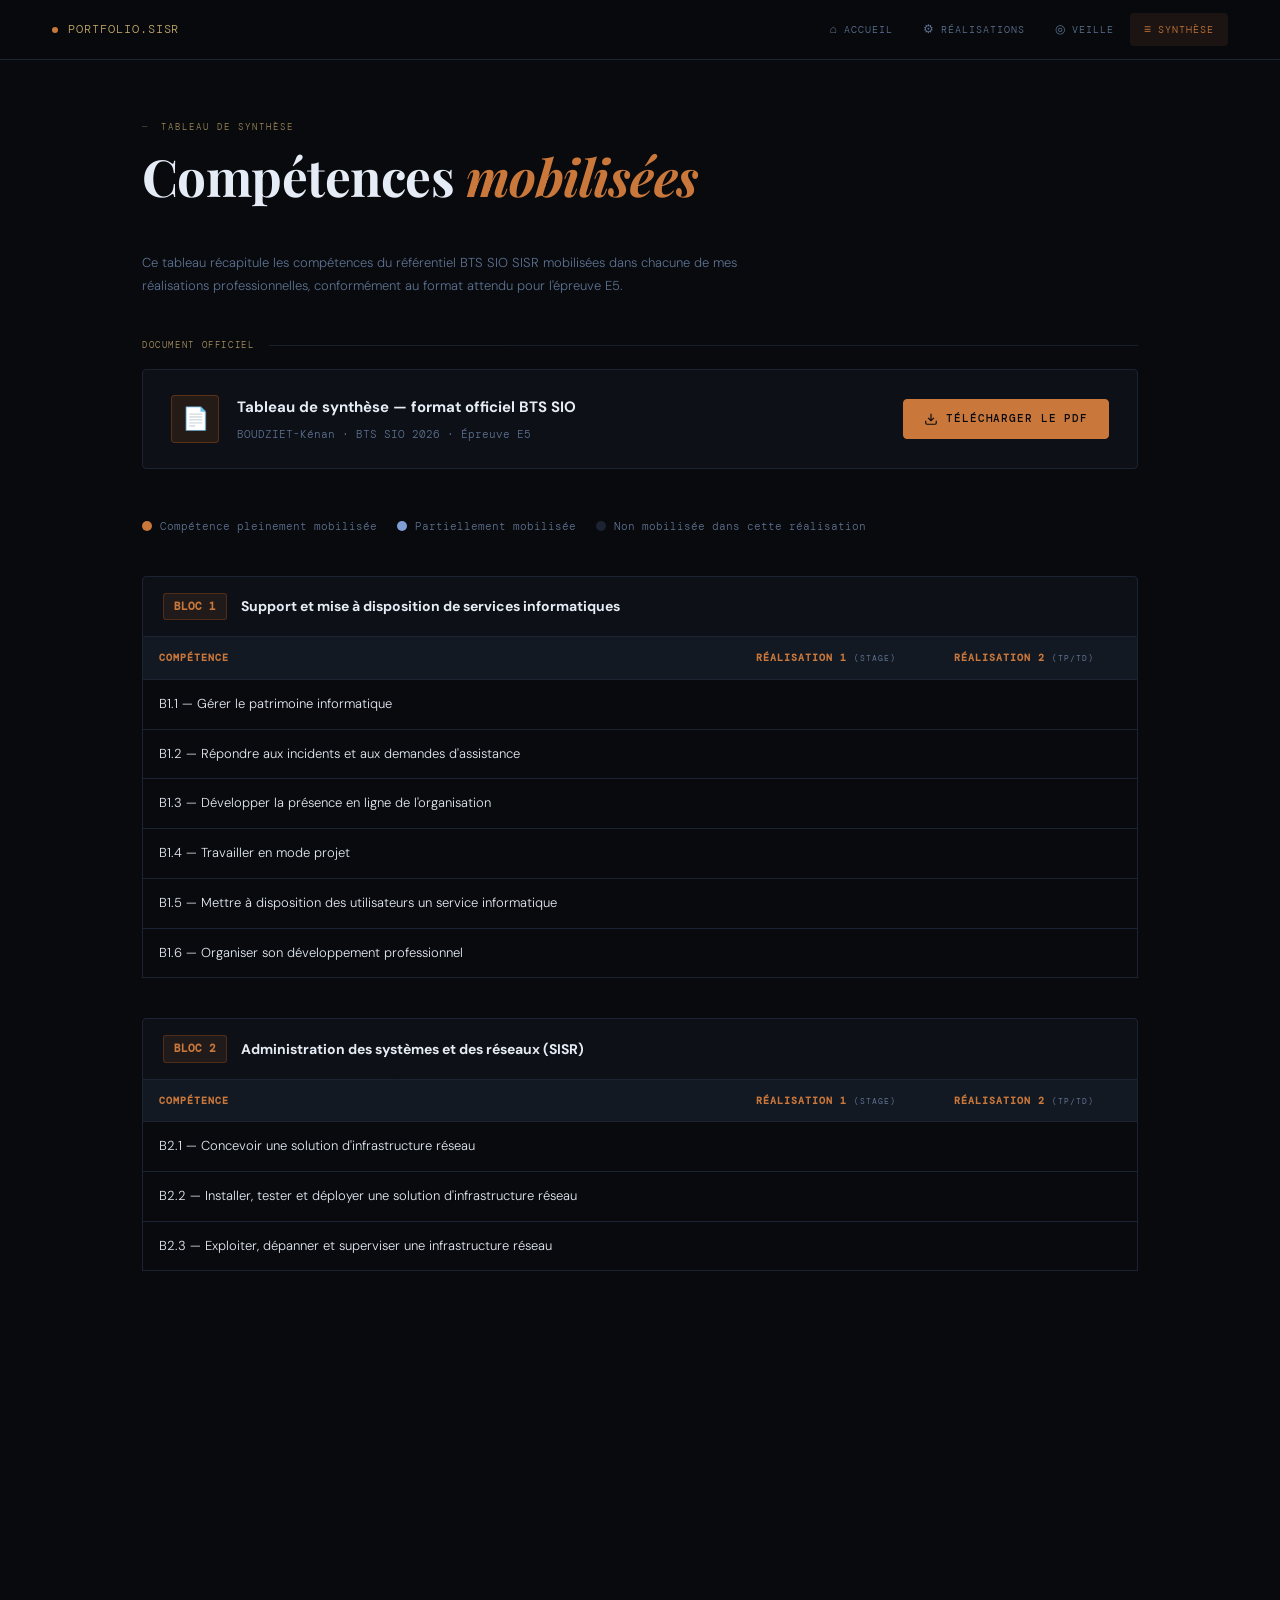
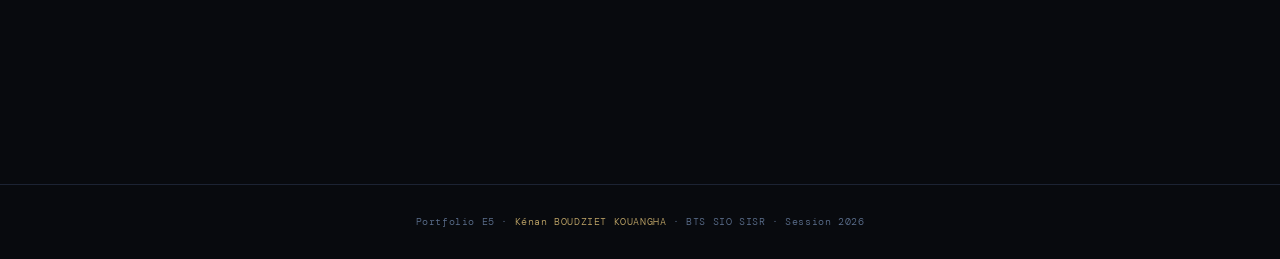
<file: synthese.html>
<!DOCTYPE html>
<html lang="fr">
<head>
  <meta charset="UTF-8">
  <meta name="viewport" content="width=device-width, initial-scale=1.0">
  <title>Tableau de synthèse — Kénan BOUDZIET KOUANGHA · BTS SIO SISR</title>
  <meta name="description" content="Tableau de synthèse des compétences BTS SIO SISR de Kénan BOUDZIET KOUANGHA — Épreuve E5, Session 2026.">
  <meta name="author" content="Kénan BOUDZIET KOUANGHA">
  <meta name="robots" content="index, follow">
  <title>Tableau de synthèse — Kénan BOUDZIET KOUANGHA</title>
  <link rel="stylesheet" href="style.css">
  <style>
    .pdf-box {
      display: flex; align-items: center; justify-content: space-between;
      background: var(--surface); border: 1px solid var(--border);
      border-radius: var(--radius); padding: 24px 28px;
      margin-bottom: 48px; gap: 20px; transition: border-color .2s;
    }
    .pdf-box:hover { border-color: rgba(249,115,22,.3); }
    .pdf-icon {
      width: 48px; height: 48px;
      background: rgba(249,115,22,.1); border: 1px solid rgba(249,115,22,.25);
      border-radius: var(--radius);
      display: flex; align-items: center; justify-content: center;
      font-size: 22px; flex-shrink: 0;
    }
    .pdf-name { font-size: 15px; font-weight: 700; color: var(--text); margin-bottom: 4px; }
    .pdf-meta { font-family: var(--mono); font-size: 11px; color: var(--muted); }

    .legend { display: flex; gap: 20px; flex-wrap: wrap; margin-top: 20px; }
    .legend-item { display: flex; align-items: center; gap: 8px; font-family: var(--mono); font-size: 11px; color: var(--muted); }
    .dot-yes     { width: 10px; height: 10px; border-radius: 50%; background: var(--accent); flex-shrink: 0; }
    .dot-partial { width: 10px; height: 10px; border-radius: 50%; background: var(--accent2); flex-shrink: 0; }
    .dot-no      { width: 10px; height: 10px; border-radius: 50%; background: var(--border); flex-shrink: 0; }

    .bloc-section { margin-bottom: 40px; }
    .bloc-header {
      display: flex; align-items: center; gap: 14px;
      background: var(--surface); border: 1px solid var(--border);
      border-radius: var(--radius) var(--radius) 0 0;
      padding: 16px 20px;
    }
    .bloc-num {
      font-family: var(--mono); font-size: 11px; font-weight: 600;
      background: var(--accent-dim); border: 1px solid rgba(249,115,22,.22);
      color: var(--accent); padding: 3px 10px; border-radius: 3px;
    }
    .bloc-title { font-size: 14px; font-weight: 700; color: var(--text); }

    table.synth {
      width: 100%; border-collapse: collapse; font-size: 13px;
      border-left: 1px solid var(--border);
      border-right: 1px solid var(--border);
      border-bottom: 1px solid var(--border);
    }
    table.synth thead tr { background: var(--surface2); }
    table.synth th {
      font-family: var(--mono); font-size: 10px; letter-spacing: .1em;
      text-transform: uppercase; color: var(--accent);
      padding: 12px 16px; text-align: left;
      border-bottom: 1px solid var(--border); white-space: nowrap;
    }
    table.synth td {
      padding: 13px 16px; border-bottom: 1px solid var(--border);
      color: var(--muted); vertical-align: middle;
    }
    table.synth tr:last-child td { border-bottom: none; }
    table.synth tr:hover td { background: rgba(249,115,22,.02); }
    table.synth td:first-child { color: var(--text); }
    table.synth .center { text-align: center; }

    @media (max-width: 640px) {
      .pdf-box { flex-direction: column; align-items: flex-start; }
    }
  </style>
</head>
<body>

<nav>
  <a href="index.html" class="nav-brand"><div class="dot"></div>portfolio.sisr</a>
  <ul class="nav-links">
    <li><a href="index.html"><span class="icon">⌂</span><span>Accueil</span></a></li>
    <li><a href="realisations.html"><span class="icon">⚙</span><span>Réalisations</span></a></li>
    <li><a href="veille.html"><span class="icon">◎</span><span>Veille</span></a></li>
    <li><a href="synthese.html" class="active"><span class="icon">≡</span><span>Synthèse</span></a></li>
  </ul>
</nav>

<main>

  <div class="page-label">Tableau de synthèse</div>
  <h1 class="page-title">Compétences <em>mobilisées</em></h1>

  <p style="color:var(--muted);font-size:13px;max-width:640px;margin-bottom:40px;">
    Ce tableau récapitule les compétences du référentiel BTS SIO SISR mobilisées dans chacune de mes
    réalisations professionnelles, conformément au format attendu pour l'épreuve E5.
  </p>

  <!-- PDF -->
  <div class="section-head" style="margin-bottom:16px;">Document officiel</div>
  <div class="pdf-box fade">
    <div style="display:flex;align-items:center;gap:18px;">
      <div class="pdf-icon">📄</div>
      <div>
        <div class="pdf-name">Tableau de synthèse — format officiel BTS SIO</div>
        <div class="pdf-meta">BOUDZIET-Kénan · BTS SIO 2026 · Épreuve E5</div>
      </div>
    </div>
    <a href="assets/tableau_synthese.pdf" target="_blank" class="btn btn-primary">
      <svg width="14" height="14" fill="none" stroke="currentColor" stroke-width="2" viewBox="0 0 24 24">
        <path d="M21 15v4a2 2 0 0 1-2 2H5a2 2 0 0 1-2-2v-4"/>
        <polyline points="7,10 12,15 17,10"/>
        <line x1="12" y1="15" x2="12" y2="3"/>
      </svg>
      Télécharger le PDF
    </a>
  </div>

  <!-- LÉGENDE -->
  <div class="legend" style="margin-bottom:40px;">
    <div class="legend-item"><span class="dot-yes"></span> Compétence pleinement mobilisée</div>
    <div class="legend-item"><span class="dot-partial"></span> Partiellement mobilisée</div>
    <div class="legend-item"><span class="dot-no"></span> Non mobilisée dans cette réalisation</div>
  </div>

  <!-- ══ BLOC 1 ══ -->
  <div class="bloc-section fade">
    <div class="bloc-header">
      <span class="bloc-num">BLOC 1</span>
      <span class="bloc-title">Support et mise à disposition de services informatiques</span>
    </div>
    <table class="synth">
      <thead>
        <tr>
          <th style="width:60%">Compétence</th>
          <th>Réalisation 1 <small style="font-weight:400;color:var(--muted)">(Stage)</small></th>
          <th>Réalisation 2 <small style="font-weight:400;color:var(--muted)">(TP/TD)</small></th>
        </tr>
      </thead>
      <tbody>
        <tr>
          <td>B1.1 — Gérer le patrimoine informatique</td>
          <td class="center"><span class="dot-yes"></span></td>
          <td class="center"><span class="dot-no"></span></td>
        </tr>
        <tr>
          <td>B1.2 — Répondre aux incidents et aux demandes d'assistance</td>
          <td class="center"><span class="dot-yes"></span></td>
          <td class="center"><span class="dot-no"></span></td>
        </tr>
        <tr>
          <td>B1.3 — Développer la présence en ligne de l'organisation</td>
          <td class="center"><span class="dot-no"></span></td>
          <td class="center"><span class="dot-partial"></span></td>
        </tr>
        <tr>
          <td>B1.4 — Travailler en mode projet</td>
          <td class="center"><span class="dot-yes"></span></td>
          <td class="center"><span class="dot-yes"></span></td>
        </tr>
        <tr>
          <td>B1.5 — Mettre à disposition des utilisateurs un service informatique</td>
          <td class="center"><span class="dot-yes"></span></td>
          <td class="center"><span class="dot-yes"></span></td>
        </tr>
        <tr>
          <td>B1.6 — Organiser son développement professionnel</td>
          <td class="center"><span class="dot-no"></span></td>
          <td class="center"><span class="dot-yes"></span></td>
        </tr>
      </tbody>
    </table>
  </div>

  <!-- ══ BLOC 2 ══ -->
  <div class="bloc-section fade" style="animation-delay:.1s">
    <div class="bloc-header">
      <span class="bloc-num">BLOC 2</span>
      <span class="bloc-title">Administration des systèmes et des réseaux (SISR)</span>
    </div>
    <table class="synth">
      <thead>
        <tr>
          <th style="width:60%">Compétence</th>
          <th>Réalisation 1 <small style="font-weight:400;color:var(--muted)">(Stage)</small></th>
          <th>Réalisation 2 <small style="font-weight:400;color:var(--muted)">(TP/TD)</small></th>
        </tr>
      </thead>
      <tbody>
        <tr>
          <td>B2.1 — Concevoir une solution d'infrastructure réseau</td>
          <td class="center"><span class="dot-no"></span></td>
          <td class="center"><span class="dot-yes"></span></td>
        </tr>
        <tr>
          <td>B2.2 — Installer, tester et déployer une solution d'infrastructure réseau</td>
          <td class="center"><span class="dot-yes"></span></td>
          <td class="center"><span class="dot-yes"></span></td>
        </tr>
        <tr>
          <td>B2.3 — Exploiter, dépanner et superviser une infrastructure réseau</td>
          <td class="center"><span class="dot-no"></span></td>
          <td class="center"><span class="dot-yes"></span></td>
        </tr>
      </tbody>
    </table>
  </div>

  <!-- ══ BLOC 3 ══ -->
  <div class="bloc-section fade" style="animation-delay:.2s">
    <div class="bloc-header">
      <span class="bloc-num">BLOC 3</span>
      <span class="bloc-title">Cybersécurité des services informatiques</span>
    </div>
    <table class="synth">
      <thead>
        <tr>
          <th style="width:60%">Compétence</th>
          <th>Réalisation 1 <small style="font-weight:400;color:var(--muted)">(Stage)</small></th>
          <th>Réalisation 2 <small style="font-weight:400;color:var(--muted)">(TP/TD)</small></th>
        </tr>
      </thead>
      <tbody>
        <tr>
          <td>B3.1 — Protéger les données à caractère personnel</td>
          <td class="center"><span class="dot-no"></span></td>
          <td class="center"><span class="dot-no"></span></td>
        </tr>
        <tr>
          <td>B3.2 — Préserver l'identité numérique de l'organisation</td>
          <td class="center"><span class="dot-no"></span></td>
          <td class="center"><span class="dot-no"></span></td>
        </tr>
        <tr>
          <td>B3.3 — Sécuriser les équipements et les usages des utilisateurs</td>
          <td class="center"><span class="dot-no"></span></td>
          <td class="center"><span class="dot-no"></span></td>
        </tr>
        <tr>
          <td>B3.4 — Garantir la disponibilité, l'intégrité et la confidentialité des données</td>
          <td class="center"><span class="dot-no"></span></td>
          <td class="center"><span class="dot-no"></span></td>
        </tr>
        <tr>
          <td>B3.5 — Assurer la cybersécurité d'une infrastructure réseau, d'un système ou d'un service</td>
          <td class="center"><span class="dot-no"></span></td>
          <td class="center"><span class="dot-no"></span></td>
        </tr>
      </tbody>
    </table>
  </div>

</main>

<footer>
  Portfolio E5 · <a href="index.html">Kénan BOUDZIET KOUANGHA</a> · BTS SIO SISR · Session 2026
</footer>

</body>
</html>
</file>
<file: style.css>
@import url('https://fonts.googleapis.com/css2?family=Playfair+Display:ital,wght@0,700;0,900;1,700&family=DM+Sans:wght@300;400;500;600&family=DM+Mono:wght@400;500&family=Cormorant+Garamond:ital,wght@0,600;1,600&display=swap');

:root {
  --bg: #080a0e;
  --surface: #0d1117;
  --surface2: #131923;
  --border: #1c2333;
  --border2: #253047;
  --accent: #c9773a;
  --accent-dim: rgba(201,119,58,.10);
  --accent2: #7e9fd4;
  --accent2-dim: rgba(126,159,212,.10);
  --gold: #c4a96a;
  --text: #e6ecf5;
  --muted: #5e7291;
  --muted2: #8a9ab5;
  --mono: 'DM Mono', monospace;
  --sans: 'DM Sans', sans-serif;
  --serif: 'Playfair Display', serif;
  --display: 'Cormorant Garamond', serif;
  --nav-h: 60px;
  --radius: 4px;
  --max: 1100px;
}

* { margin: 0; padding: 0; box-sizing: border-box; }
html { scroll-behavior: smooth; height: 100%; }

body {
  background: var(--bg);
  color: var(--text);
  font-family: var(--sans);
  font-size: 14.5px;
  line-height: 1.75;
  overflow-x: hidden;
  min-height: 100vh;
  width: 100%;
  font-weight: 300;
}

::-webkit-scrollbar { width: 3px; }
::-webkit-scrollbar-track { background: var(--bg); }
::-webkit-scrollbar-thumb { background: var(--accent); }

/* ── NAV ── */
nav {
  position: fixed; top: 0; left: 0; right: 0; z-index: 200;
  height: var(--nav-h);
  display: flex; align-items: center;
  padding: 0 52px;
  background: rgba(8,10,14,.96);
  backdrop-filter: blur(20px);
  border-bottom: 1px solid var(--border);
}
.nav-brand {
  font-family: var(--mono); font-size: 12px;
  color: var(--gold); text-decoration: none;
  letter-spacing: .08em; margin-right: auto;
  display: flex; align-items: center; gap: 10px;
  text-transform: uppercase;
}
.nav-brand .dot {
  width: 6px; height: 6px; border-radius: 50%;
  background: var(--accent); animation: blink 3s ease infinite;
}
@keyframes blink { 0%,100%{opacity:1} 50%{opacity:.2} }

.nav-links { display: flex; list-style: none; gap: 2px; }
.nav-links a {
  display: flex; align-items: center; gap: 6px;
  padding: 6px 14px;
  font-family: var(--mono); font-size: 10px;
  letter-spacing: .1em; text-transform: uppercase;
  color: var(--muted); text-decoration: none;
  border-radius: var(--radius);
  transition: color .2s, background .2s;
}
.nav-links a:hover { color: var(--text); background: var(--surface2); }
.nav-links a.active { color: var(--accent); background: var(--accent-dim); }
.nav-links a .icon { font-size: 12px; }

/* ── LAYOUT ── */
main {
  max-width: var(--max);
  margin: 0 auto;
  padding: calc(var(--nav-h) + 60px) 52px 80px;
  min-height: 100vh;
}

/* ── TYPOGRAPHY ── */
.page-label {
  font-family: var(--mono); font-size: 9px;
  letter-spacing: .22em; text-transform: uppercase;
  color: var(--gold); margin-bottom: 12px;
  display: flex; align-items: center; gap: 12px;
  opacity: .8;
}
.page-label::before { content: '—'; opacity: .5; }

.page-title {
  font-family: var(--serif);
  font-size: clamp(30px, 4vw, 52px);
  font-weight: 700; line-height: 1.1;
  color: var(--text); margin-bottom: 48px;
  letter-spacing: -.01em;
}
.page-title em { font-style: italic; color: var(--accent); }

/* ── CARDS ── */
.card {
  background: var(--surface); border: 1px solid var(--border);
  border-radius: var(--radius); padding: 28px 32px;
  transition: border-color .25s, transform .25s;
}
.card:hover { border-color: var(--border2); transform: translateY(-2px); }

/* ── TAGS ── */
.tag {
  display: inline-block;
  background: var(--accent2-dim); border: 1px solid rgba(126,159,212,.18);
  color: var(--accent2); border-radius: 2px;
  padding: 2px 9px; font-family: var(--mono); font-size: 9px;
  letter-spacing: .04em; text-transform: uppercase;
}

/* ── BUTTONS ── */
.btn {
  display: inline-flex; align-items: center; gap: 8px;
  padding: 9px 20px; border-radius: var(--radius);
  font-family: var(--mono); font-size: 11px;
  letter-spacing: .08em; text-decoration: none;
  transition: all .2s; cursor: pointer; text-transform: uppercase;
}
.btn-primary {
  background: var(--accent); color: #080a0e; font-weight: 500;
  border: 1px solid var(--accent);
}
.btn-primary:hover { background: #b8682e; }
.btn-outline {
  background: transparent; border: 1px solid var(--border2); color: var(--muted2);
}
.btn-outline:hover { border-color: var(--accent); color: var(--accent); }

hr.divider { border: none; border-top: 1px solid var(--border); margin: 48px 0; }

/* ── SECTION HEAD ── */
.section-head {
  font-family: var(--mono); font-size: 9px;
  letter-spacing: .18em; text-transform: uppercase;
  color: var(--gold); margin-bottom: 16px;
  display: flex; align-items: center; gap: 14px;
  opacity: .85;
}
.section-head::after { content: ''; flex: 1; height: 1px; background: var(--border); }

/* ── BILAN ── */
.bilan {
  background: var(--surface2); border-left: 2px solid var(--accent);
  border-radius: 0 var(--radius) var(--radius) 0;
  padding: 16px 20px; font-size: 13px; color: var(--muted2);
}
.bilan strong { color: var(--text); font-weight: 500; }

/* ── TASK LIST ── */
.task-list { list-style: none; }
.task-list li {
  padding: 8px 0; border-bottom: 1px solid rgba(28,35,51,.8);
  font-size: 13px; color: var(--muted2);
  display: flex; align-items: flex-start; gap: 12px;
}
.task-list li:last-child { border-bottom: none; }
.task-list li::before {
  content: '›'; color: var(--accent);
  font-family: var(--mono); font-size: 13px;
  flex-shrink: 0; margin-top: 2px;
}

/* ── TABLE ── */
.table-wrap { overflow-x: auto; }
table { width: 100%; border-collapse: collapse; font-size: 12px; }
thead tr { background: var(--surface2); }
th {
  font-family: var(--mono); font-size: 9px; letter-spacing: .12em; text-transform: uppercase;
  color: var(--gold); padding: 12px 16px; text-align: left;
  border-bottom: 1px solid var(--border);
}
td {
  padding: 12px 16px; border-bottom: 1px solid var(--border);
  color: var(--muted2); vertical-align: middle;
}
tr:hover td { background: rgba(201,119,58,.015); }

/* ── FOOTER ── */
footer {
  border-top: 1px solid var(--border);
  text-align: center; padding: 28px 52px;
  font-family: var(--mono); font-size: 10px; color: var(--muted);
  letter-spacing: .06em;
}
footer a { color: var(--gold); text-decoration: none; }

.fade { animation: fadeUp .5s ease both; }
@keyframes fadeUp {
  from { opacity: 0; transform: translateY(14px); }
  to   { opacity: 1; transform: translateY(0); }
}

@media (max-width: 768px) {
  nav { padding: 0 20px; }
  .nav-links a span { display: none; }
  main { padding: calc(var(--nav-h) + 36px) 20px 60px; }
}
</file>
